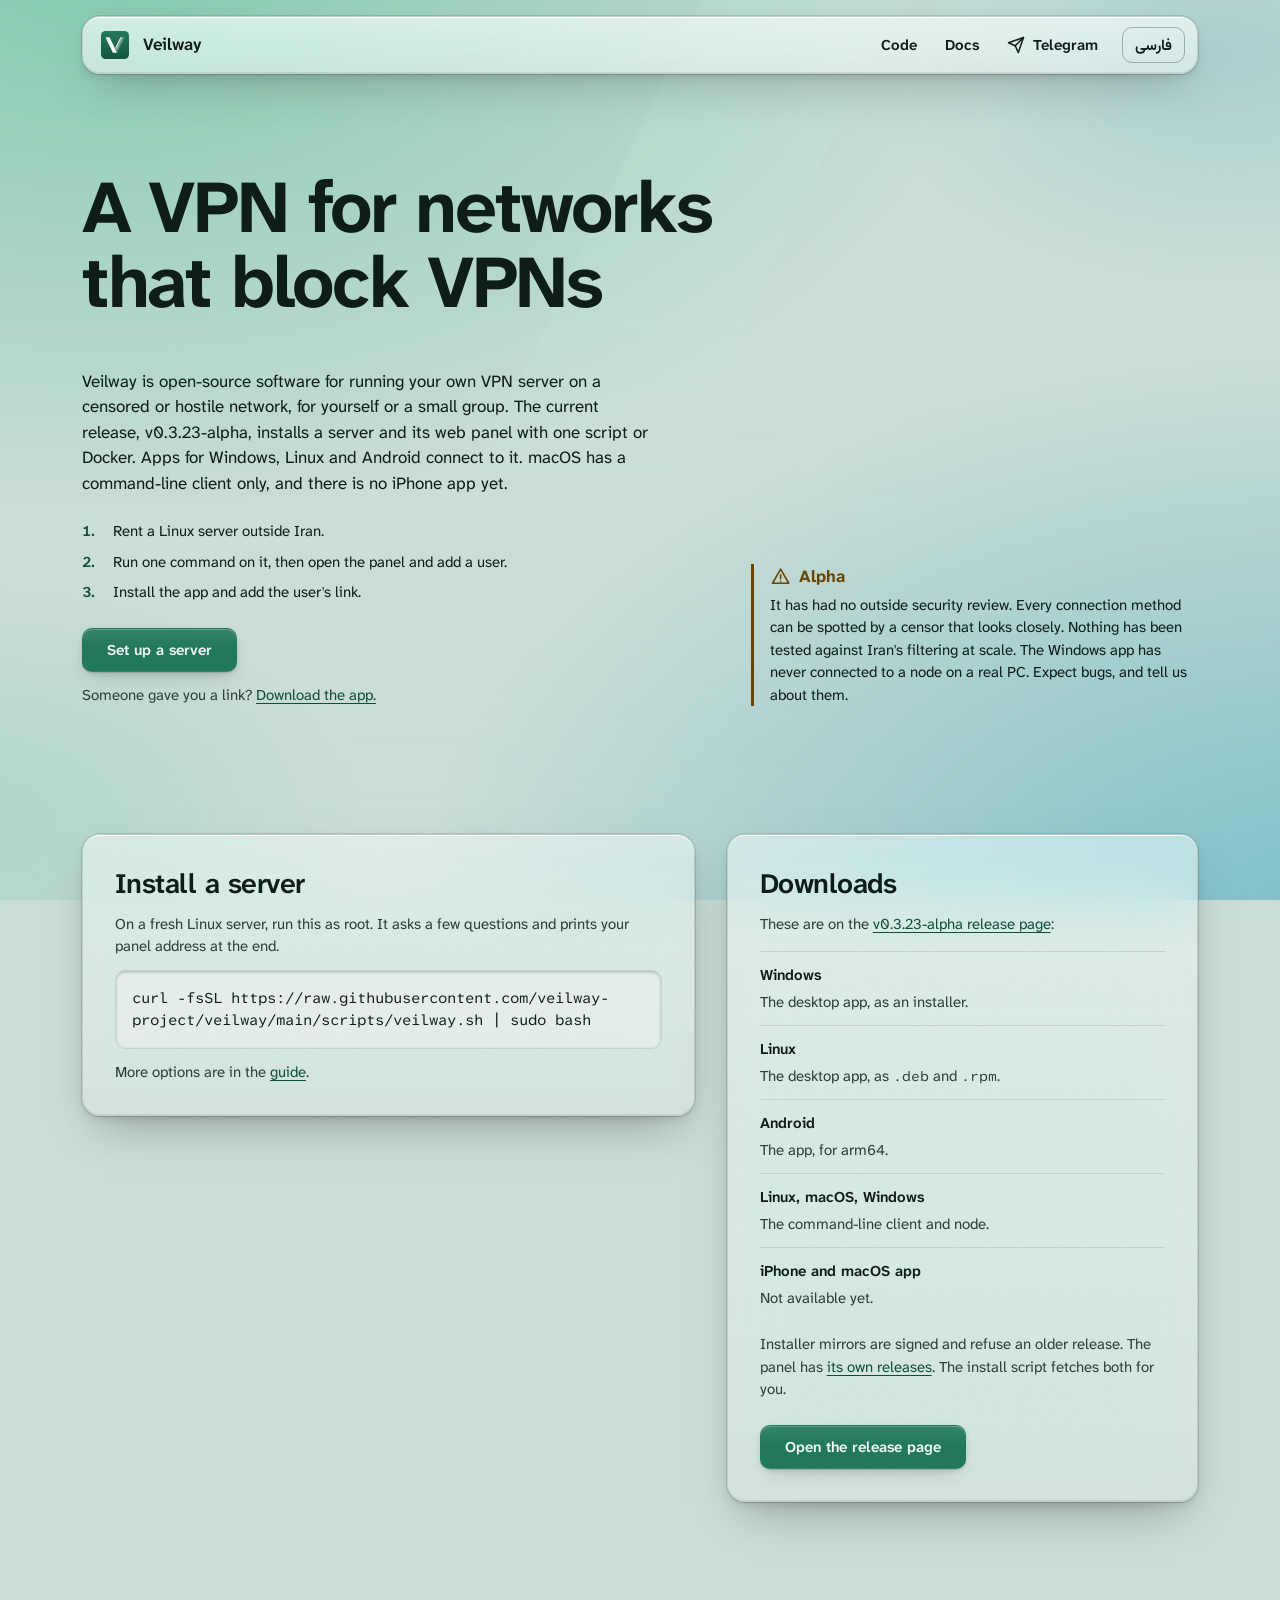
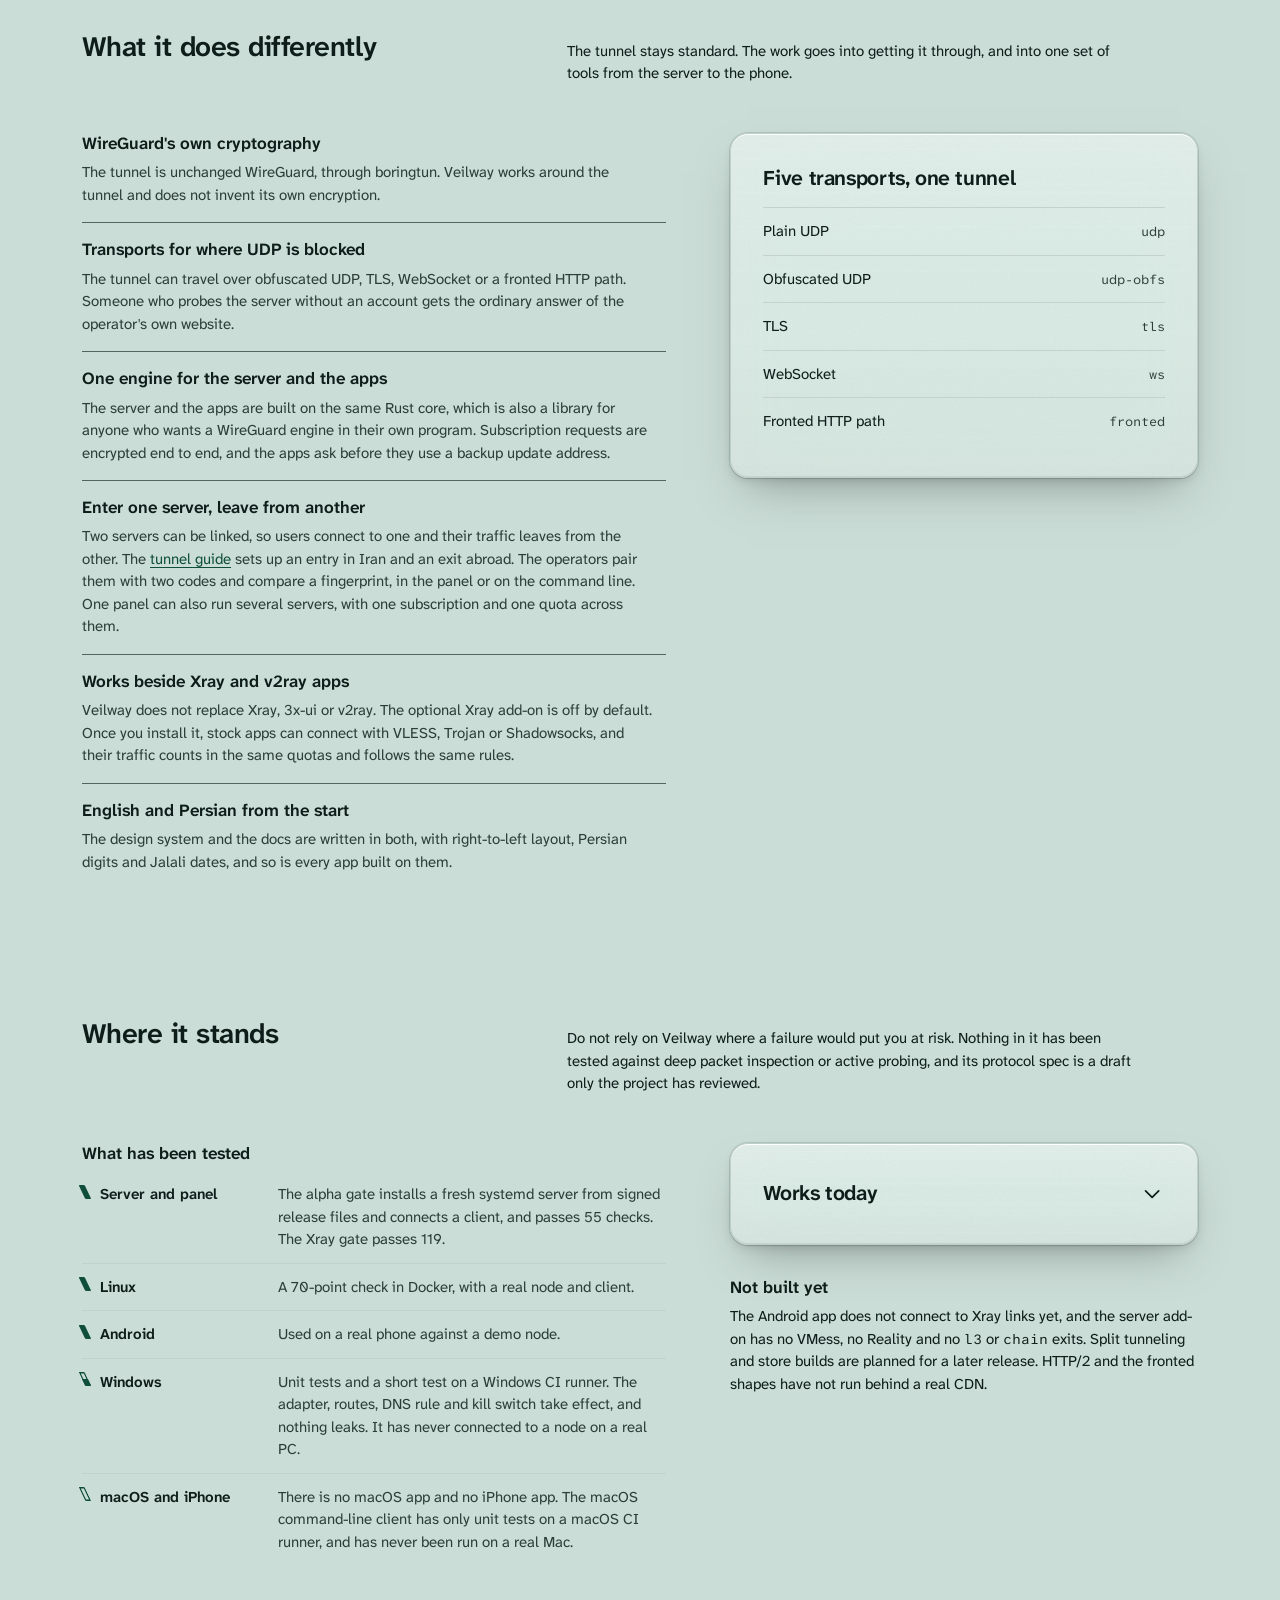
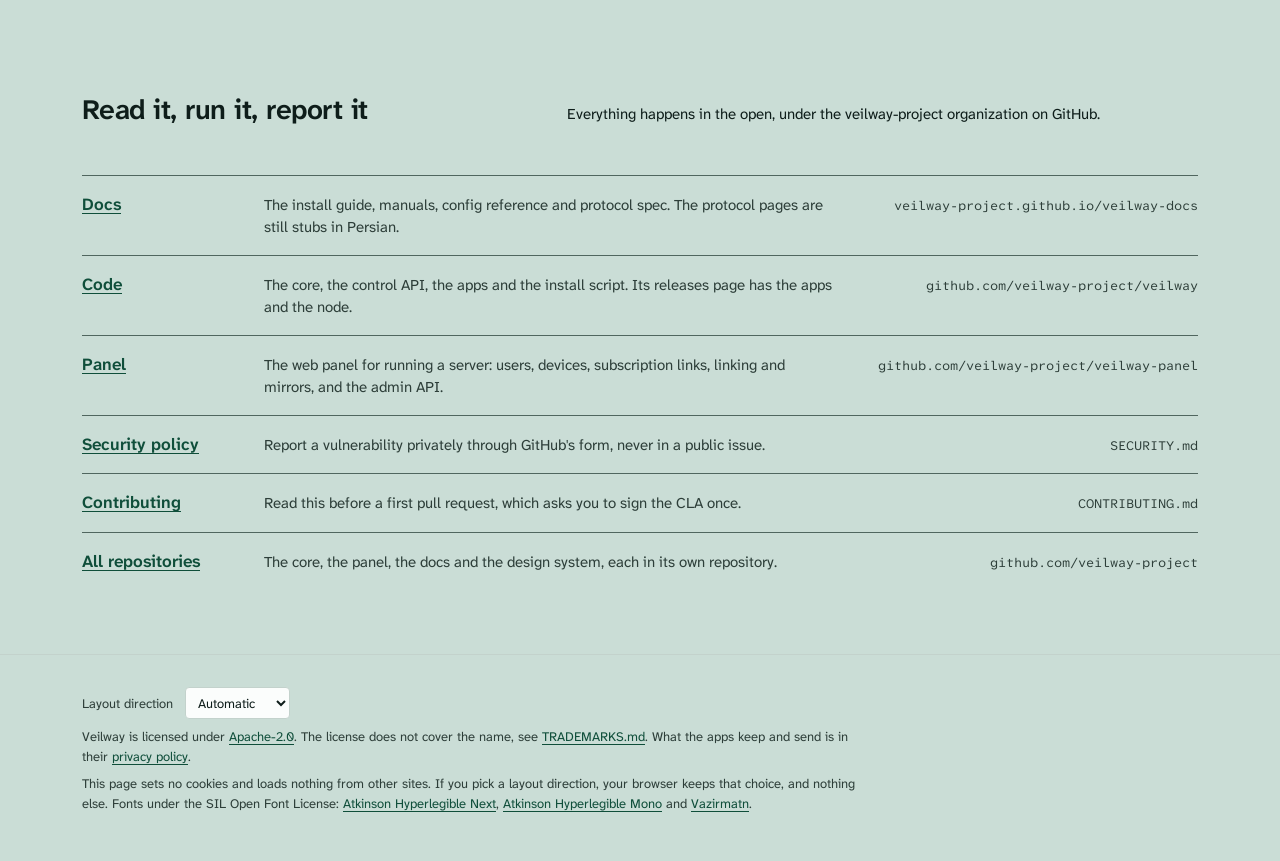
<file: index.html>
<!doctype html>
<html lang="en" dir="ltr">
<head>
<meta charset="utf-8">
<meta name="viewport" content="width=device-width, initial-scale=1">
<meta http-equiv="Content-Security-Policy" content="default-src 'none'; style-src 'self'; font-src 'self'; img-src 'self' data:; base-uri 'none'; form-action 'none'; script-src 'self'">
<meta name="referrer" content="no-referrer">
<title>Veilway</title>
<meta name="description" content="Veilway is open-source software for running your own VPN server on a censored or hostile network. The alpha runs a server with its web panel and connects from Windows, Linux and Android apps. Apache-2.0.">
<meta name="color-scheme" content="dark light">
<link rel="icon" href="img/icon.svg" type="image/svg+xml">
<link rel="apple-touch-icon" href="img/apple-touch-icon.png">
<link rel="canonical" href="https://veilway-project.github.io/">
<link rel="alternate" hreflang="en" href="https://veilway-project.github.io/">
<link rel="alternate" hreflang="fa" href="https://veilway-project.github.io/fa/">
<link rel="alternate" hreflang="x-default" href="https://veilway-project.github.io/">
<meta name="theme-color" content="#091c22" media="(prefers-color-scheme: dark)">
<meta name="theme-color" content="#caddd6" media="(prefers-color-scheme: light)">
<meta property="og:type" content="website">
<meta property="og:site_name" content="Veilway">
<meta property="og:title" content="Veilway: a VPN for networks that block VPNs">
<meta property="og:description" content="Veilway is open-source software for running your own VPN server on a censored or hostile network, for yourself or a small group.">
<meta property="og:url" content="https://veilway-project.github.io/">
<meta property="og:image" content="https://veilway-project.github.io/img/preview-2026-10-15-alpha.png">
<meta property="og:image:type" content="image/png">
<meta property="og:image:width" content="1200">
<meta property="og:image:height" content="630">
<meta property="og:image:alt" content="The Veilway logo above the words A VPN for networks that block VPNs, and a row of nine slanted strokes, seven of them filled">
<meta property="og:locale" content="en_US">
<meta property="og:locale:alternate" content="fa_IR">
<meta name="twitter:card" content="summary_large_image">
<meta name="twitter:title" content="Veilway: a VPN for networks that block VPNs">
<meta name="twitter:description" content="Veilway is open-source software for running your own VPN server on a censored or hostile network, for yourself or a small group.">
<meta name="twitter:image" content="https://veilway-project.github.io/img/preview-2026-10-15-alpha.png">
<meta name="twitter:image:alt" content="The Veilway logo above the words A VPN for networks that block VPNs, and a row of nine slanted strokes, seven of them filled">
<link rel="preload" href="fonts/atkinson-hyperlegible-next-latin-wght-normal.woff2" as="font" type="font/woff2" crossorigin>
<link rel="stylesheet" href="site.css">
<script src="dir.js"></script>
</head>
<body class="vw-root vw-backdrop" data-fixed>
<a class="skip" href="#main">Skip to content</a>
<header class="wrap head">
	<div class="top vw-glass" data-layer="chrome">
		<a class="brand" href="./"><img src="img/icon.svg" alt="" width="32" height="32">Veilway</a>
		<nav aria-label="Site">
			<ul>
				<li class="code-link"><a href="https://github.com/veilway-project/veilway">Code</a></li>
				<li><a href="https://veilway-project.github.io/veilway-docs/">Docs</a></li>
				<li><a class="tg" href="https://t.me/VeilwayGroup"><svg aria-hidden="true" width="18" height="18" viewBox="0 0 24 24" fill="none" stroke="currentColor" stroke-width="2" stroke-linecap="round" stroke-linejoin="round"><path d="M22 2 11 13"/><path d="M22 2 15 22l-4-9-9-4z"/></svg><span>Telegram</span></a></li>
				<li><a class="lang" href="fa/" hreflang="fa" lang="fa">فارسی</a></li>
			</ul>
		</nav>
	</div>
</header>
<main id="main">
	<section class="wrap hero" aria-labelledby="title">
		<h1 id="title">A VPN for networks that block VPNs</h1>
		<div class="hero-body">
			<div>
				<p class="lede">Veilway is open-source software for running your own VPN server on a censored or hostile network, for yourself or a small group. The current release, v0.3.23-alpha, installs a server and its web panel with one script or Docker. Apps for Windows, Linux and Android connect to it. macOS has a command-line client only, and there is no iPhone app yet.</p>
				<ol class="steps">
					<li>Rent a Linux server outside Iran.</li>
					<li>Run one command on it, then open the panel and add a user.</li>
					<li>Install the app and add the user's link.</li>
				</ol>
				<div class="actions">
					<a class="vw-button" data-variant="primary" href="https://veilway-project.github.io/veilway-docs/quick-start/">Set up a server</a>
				</div>
				<p class="have-link">Someone gave you a link? <a href="#apps">Download the app.</a></p>
			</div>
			<p class="caveat" role="note"><strong><svg class="vw-icon" viewBox="0 0 24 24" aria-hidden="true"><path d="M12 3.5 2.8 19.5h18.4z"/><path d="M12 10v4.5"/><path d="M12 17.2v.1"/></svg>Alpha</strong>It has had no outside security review. Every connection method can be spotted by a censor that looks closely. Nothing has been tested against Iran's filtering at scale. The Windows app has never connected to a node on a real PC. Expect bugs, and tell us about them.</p>
		</div>
	</section>
	<section class="section" aria-label="Two ways in">
		<div class="wrap ways">
			<div class="sheet vw-glass" id="install">
				<h2>Install a server</h2>
				<p>On a fresh Linux server, run this as root. It asks a few questions and prints your panel address at the end.</p>
				<div class="cmd vw-well"><code class="vw-code">curl -fsSL https://raw.githubusercontent.com/veilway-project/veilway/main/scripts/veilway.sh | sudo bash</code></div>
				<p>More options are in the <a href="https://veilway-project.github.io/veilway-docs/getting-started/">guide</a>.</p>
			</div>
			<div class="sheet vw-glass" id="apps">
				<h2>Downloads</h2>
				<p>These are on the <a href="https://github.com/veilway-project/veilway/releases/tag/v0.3.23-alpha">v0.3.23-alpha release page</a>:</p>
				<dl class="rows">
					<div><dt>Windows</dt><dd>The desktop app, as an installer.</dd></div>
					<div><dt>Linux</dt><dd>The desktop app, as <code class="vw-code">.deb</code> and <code class="vw-code">.rpm</code>.</dd></div>
					<div><dt>Android</dt><dd>The app, for arm64.</dd></div>
					<div><dt>Linux, macOS, Windows</dt><dd>The command-line client and node.</dd></div>
					<div><dt>iPhone and macOS app</dt><dd>Not available yet.</dd></div>
				</dl>
				<p>Installer mirrors are signed and refuse an older release. The panel has <a href="https://github.com/veilway-project/veilway-panel/releases">its own releases</a>. The install script fetches both for you.</p>
				<div class="actions"><a class="vw-button" data-variant="primary" href="https://github.com/veilway-project/veilway/releases/tag/v0.3.23-alpha">Open the release page</a></div>
			</div>
		</div>
	</section>
	<section class="section" aria-labelledby="different">
		<div class="wrap">
			<div class="intro">
				<h2 id="different">What it does differently</h2>
				<p>The tunnel stays standard. The work goes into getting it through, and into one set of tools from the server to the phone.</p>
			</div>
			<div class="diff">
				<ul class="points">
					<li>
						<h3>WireGuard's own cryptography</h3>
						<p>The tunnel is unchanged WireGuard, through boringtun. Veilway works around the tunnel and does not invent its own encryption.</p>
					</li>
					<li>
						<h3>Transports for where UDP is blocked</h3>
						<p>The tunnel can travel over obfuscated UDP, TLS, WebSocket or a fronted HTTP path. Someone who probes the server without an account gets the ordinary answer of the operator's own website.</p>
					</li>
					<li>
						<h3>One engine for the server and the apps</h3>
						<p>The server and the apps are built on the same Rust core, which is also a library for anyone who wants a WireGuard engine in their own program. Subscription requests are encrypted end to end, and the apps ask before they use a backup update address.</p>
					</li>
					<li>
						<h3>Enter one server, leave from another</h3>
						<p>Two servers can be linked, so users connect to one and their traffic leaves from the other. The <a href="https://veilway-project.github.io/veilway-docs/guides/entry-node/">tunnel guide</a> sets up an entry in Iran and an exit abroad. The operators pair them with two codes and compare a fingerprint, in the panel or on the command line. One panel can also run several servers, with one subscription and one quota across them.</p>
					</li>
					<li>
						<h3>Works beside Xray and v2ray apps</h3>
						<p>Veilway does not replace Xray, 3x-ui or v2ray. The optional Xray add-on is off by default. Once you install it, stock apps can connect with VLESS, Trojan or Shadowsocks, and their traffic counts in the same quotas and follows the same rules.</p>
					</li>
					<li>
						<h3>English and Persian from the start</h3>
						<p>The design system and the docs are written in both, with right-to-left layout, Persian digits and Jalali dates, and so is every app built on them.</p>
					</li>
				</ul>
				<div class="sheet vw-glass">
					<h3>Five transports, one tunnel</h3>
					<ul class="transports">
						<li><span>Plain UDP</span><span class="vw-code">udp</span></li>
						<li><span>Obfuscated UDP</span><span class="vw-code">udp-obfs</span></li>
						<li><span>TLS</span><span class="vw-code">tls</span></li>
						<li><span>WebSocket</span><span class="vw-code">ws</span></li>
						<li><span>Fronted HTTP path</span><span class="vw-code">fronted</span></li>
					</ul>
				</div>
			</div>
		</div>
	</section>
	<section class="section" aria-labelledby="status">
		<div class="wrap">
			<div class="intro">
				<h2 id="status">Where it stands</h2>
				<p>Do not rely on Veilway where a failure would put you at risk. Nothing in it has been tested against deep packet inspection or active probing, and its protocol spec is a draft only the project has reviewed.</p>
			</div>
			<div class="stand">
				<div>
					<h3>What has been tested</h3>
					<dl class="rows wide">
						<div class="state"><dt><span class="mark" aria-hidden="true"></span>Server and panel</dt><dd>The alpha gate installs a fresh systemd server from signed release files and connects a client, and passes 55 checks. The Xray gate passes 119.</dd></div>
						<div class="state"><dt><span class="mark" aria-hidden="true"></span>Linux</dt><dd>A 70-point check in Docker, with a real node and client.</dd></div>
						<div class="state"><dt><span class="mark" aria-hidden="true"></span>Android</dt><dd>Used on a real phone against a demo node.</dd></div>
						<div class="state" data-state="half"><dt><span class="mark" aria-hidden="true"></span>Windows</dt><dd>Unit tests and a short test on a Windows CI runner. The adapter, routes, DNS rule and kill switch take effect, and nothing leaks. It has never connected to a node on a real PC.</dd></div>
						<div class="state" data-state="none"><dt><span class="mark" aria-hidden="true"></span>macOS and iPhone</dt><dd>There is no macOS app and no iPhone app. The macOS command-line client has only unit tests on a macOS CI runner, and has never been run on a real Mac.</dd></div>
					</dl>
				</div>
				<div>
					<details class="sheet vw-glass">
						<summary>Works today<svg class="vw-icon" viewBox="0 0 24 24" aria-hidden="true"><path d="m6 9 6 6 6-6"/></svg></summary>
						<ul class="done-list">
							<li>A server that runs WireGuard for many users over five transports, with routing rules, quotas and config reload. Someone who probes it without an account gets the operator's own website.</li>
							<li>A web panel in English and Persian: users, devices, subscription links and QR codes, exits, routing, traffic history, backup and restore, and an admin API.</li>
							<li>Subscriptions that stay private on the way: requests and answers are encrypted end to end, so a relay mirror sees nothing of them.</li>
							<li>Desktop apps for Windows and Linux, and an Android app (arm64), in English and Persian. They import a subscription by link or file, connect with one button, and have a kill switch.</li>
							<li>Links between two servers, and an optional Xray add-on so stock apps can connect.</li>
						</ul>
						<p class="more">The rest is on the <a href="https://veilway-project.github.io/veilway-docs/alpha/">alpha page</a> of the docs.</p>
					</details>
					<div class="not-built">
						<h3>Not built yet</h3>
						<p>The Android app does not connect to Xray links yet, and the server add-on has no VMess, no Reality and no <code class="vw-code">l3</code> or <code class="vw-code">chain</code> exits. Split tunneling and store builds are planned for a later release. HTTP/2 and the fronted shapes have not run behind a real CDN.</p>
					</div>
				</div>
			</div>
		</div>
	</section>
	<section class="section" aria-labelledby="involved">
		<div class="wrap">
			<div class="intro">
				<h2 id="involved">Read it, run it, report it</h2>
				<p>Everything happens in the open, under the veilway-project organization on GitHub.</p>
			</div>
			<ul class="links">
				<li>
					<a href="https://veilway-project.github.io/veilway-docs/">Docs</a>
					<p>The install guide, manuals, config reference and protocol spec. The protocol pages are still stubs in Persian.</p>
					<span class="vw-code">veilway-project.github.io/<wbr>veilway-docs</span>
				</li>
				<li>
					<a href="https://github.com/veilway-project/veilway">Code</a>
					<p>The core, the control API, the apps and the install script. Its releases page has the apps and the node.</p>
					<span class="vw-code">github.com/veilway-project/veilway</span>
				</li>
				<li>
					<a href="https://github.com/veilway-project/veilway-panel">Panel</a>
					<p>The web panel for running a server: users, devices, subscription links, linking and mirrors, and the admin API.</p>
					<span class="vw-code">github.com/veilway-project/<wbr>veilway-panel</span>
				</li>
				<li>
					<a href="https://github.com/veilway-project/veilway/blob/main/SECURITY.md">Security policy</a>
					<p>Report a vulnerability privately through GitHub's form, never in a public issue.</p>
					<span class="vw-code">SECURITY.md</span>
				</li>
				<li>
					<a href="https://github.com/veilway-project/veilway/blob/main/CONTRIBUTING.md">Contributing</a>
					<p>Read this before a first pull request, which asks you to sign the CLA once.</p>
					<span class="vw-code">CONTRIBUTING.md</span>
				</li>
				<li>
					<a href="https://github.com/veilway-project">All repositories</a>
					<p>The core, the panel, the docs and the design system, each in its own repository.</p>
					<span class="vw-code">github.com/veilway-project</span>
				</li>
			</ul>
		</div>
	</section>
</main>
<footer class="foot">
	<div class="wrap">
		<p><label class="dir-pick">Layout direction <select id="dir-select"><option value="auto">Automatic</option><option value="ltr">Left to right</option><option value="rtl">Right to left</option></select></label></p>
		<p>Veilway is licensed under <a href="https://github.com/veilway-project/veilway/blob/main/LICENSE">Apache-2.0</a>. The license does not cover the name, see <a href="https://github.com/veilway-project/veilway/blob/main/TRADEMARKS.md">TRADEMARKS.md</a>. What the apps keep and send is in their <a href="https://veilway-project.github.io/veilway-docs/legal/app-privacy/">privacy policy</a>.</p>
		<p>This page sets no cookies and loads nothing from other sites. If you pick a layout direction, your browser keeps that choice, and nothing else. Fonts under the SIL Open Font License: <a href="fonts/OFL-atkinson-hyperlegible-next.txt">Atkinson Hyperlegible Next</a>, <a href="fonts/OFL-atkinson-hyperlegible-mono.txt">Atkinson Hyperlegible Mono</a> and <a href="fonts/OFL-vazirmatn.txt">Vazirmatn</a>.</p>
	</div>
</footer>
</body>
</html>
</file>
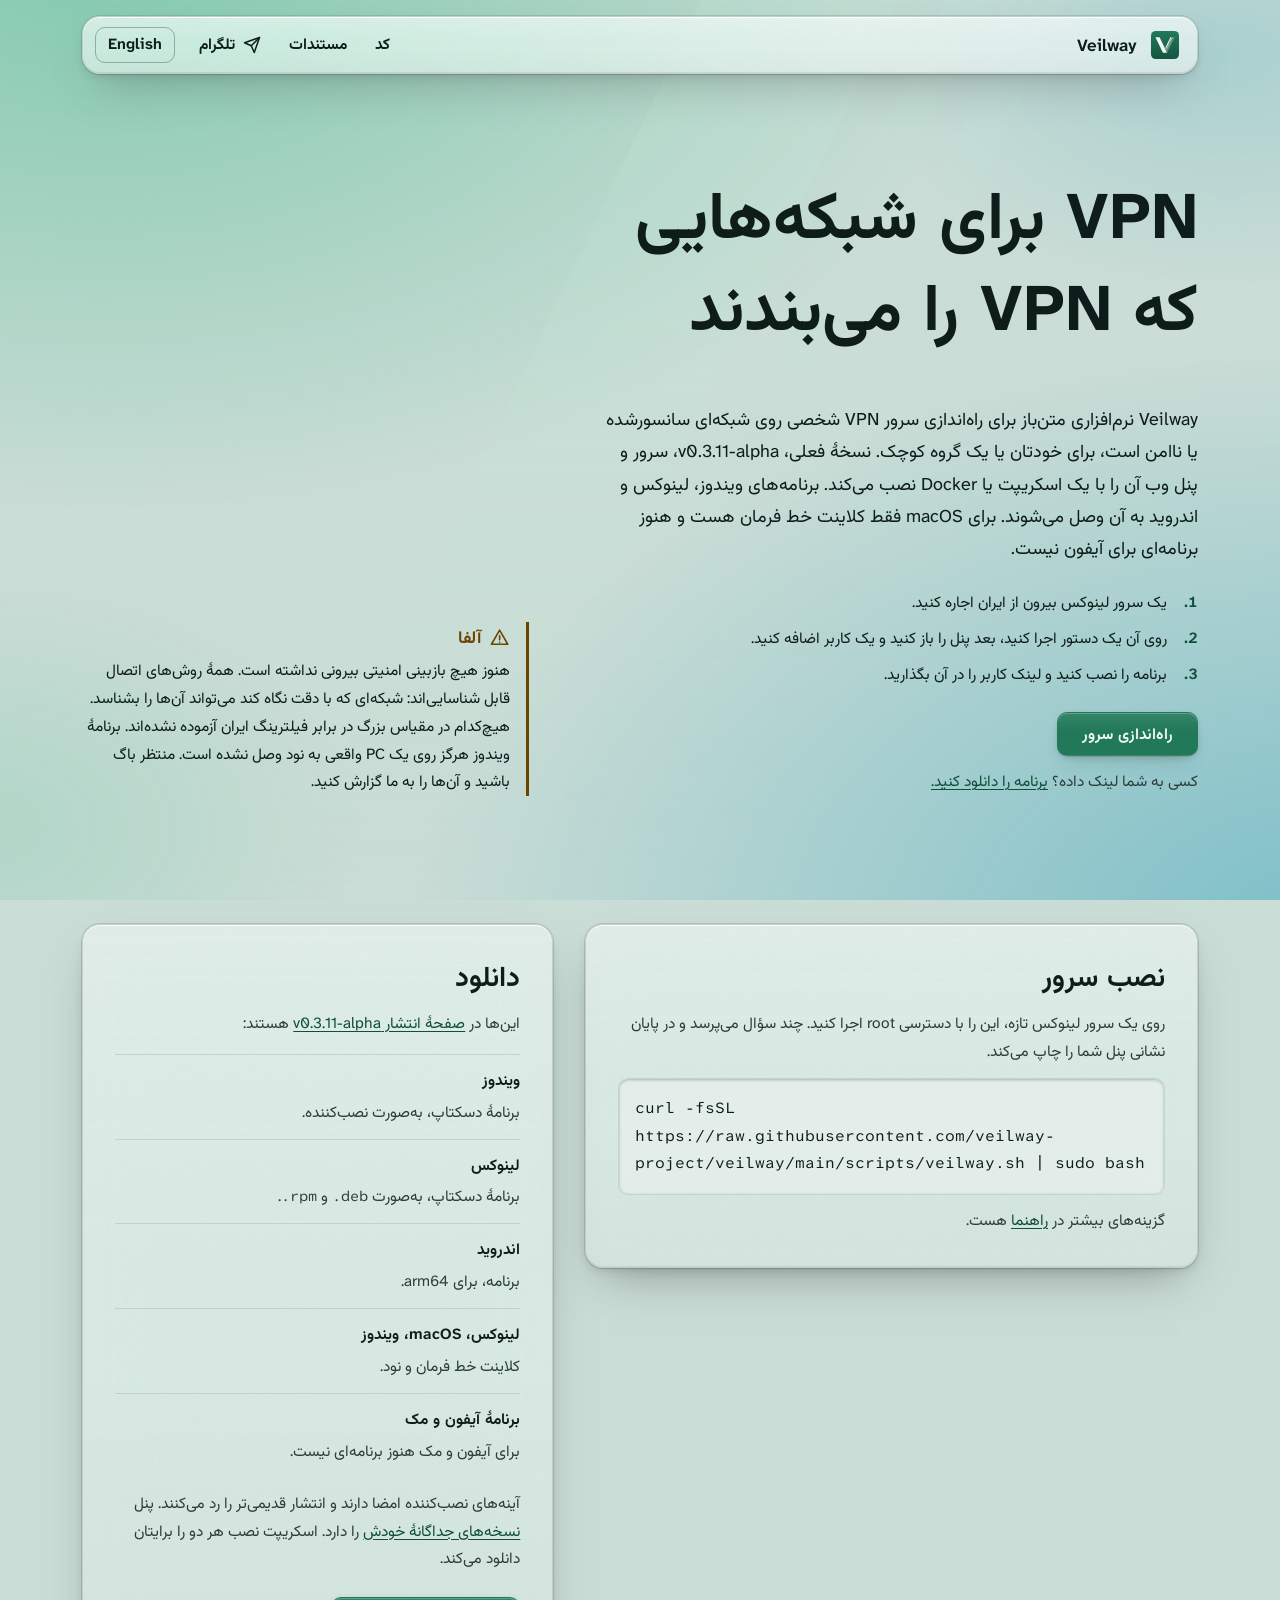
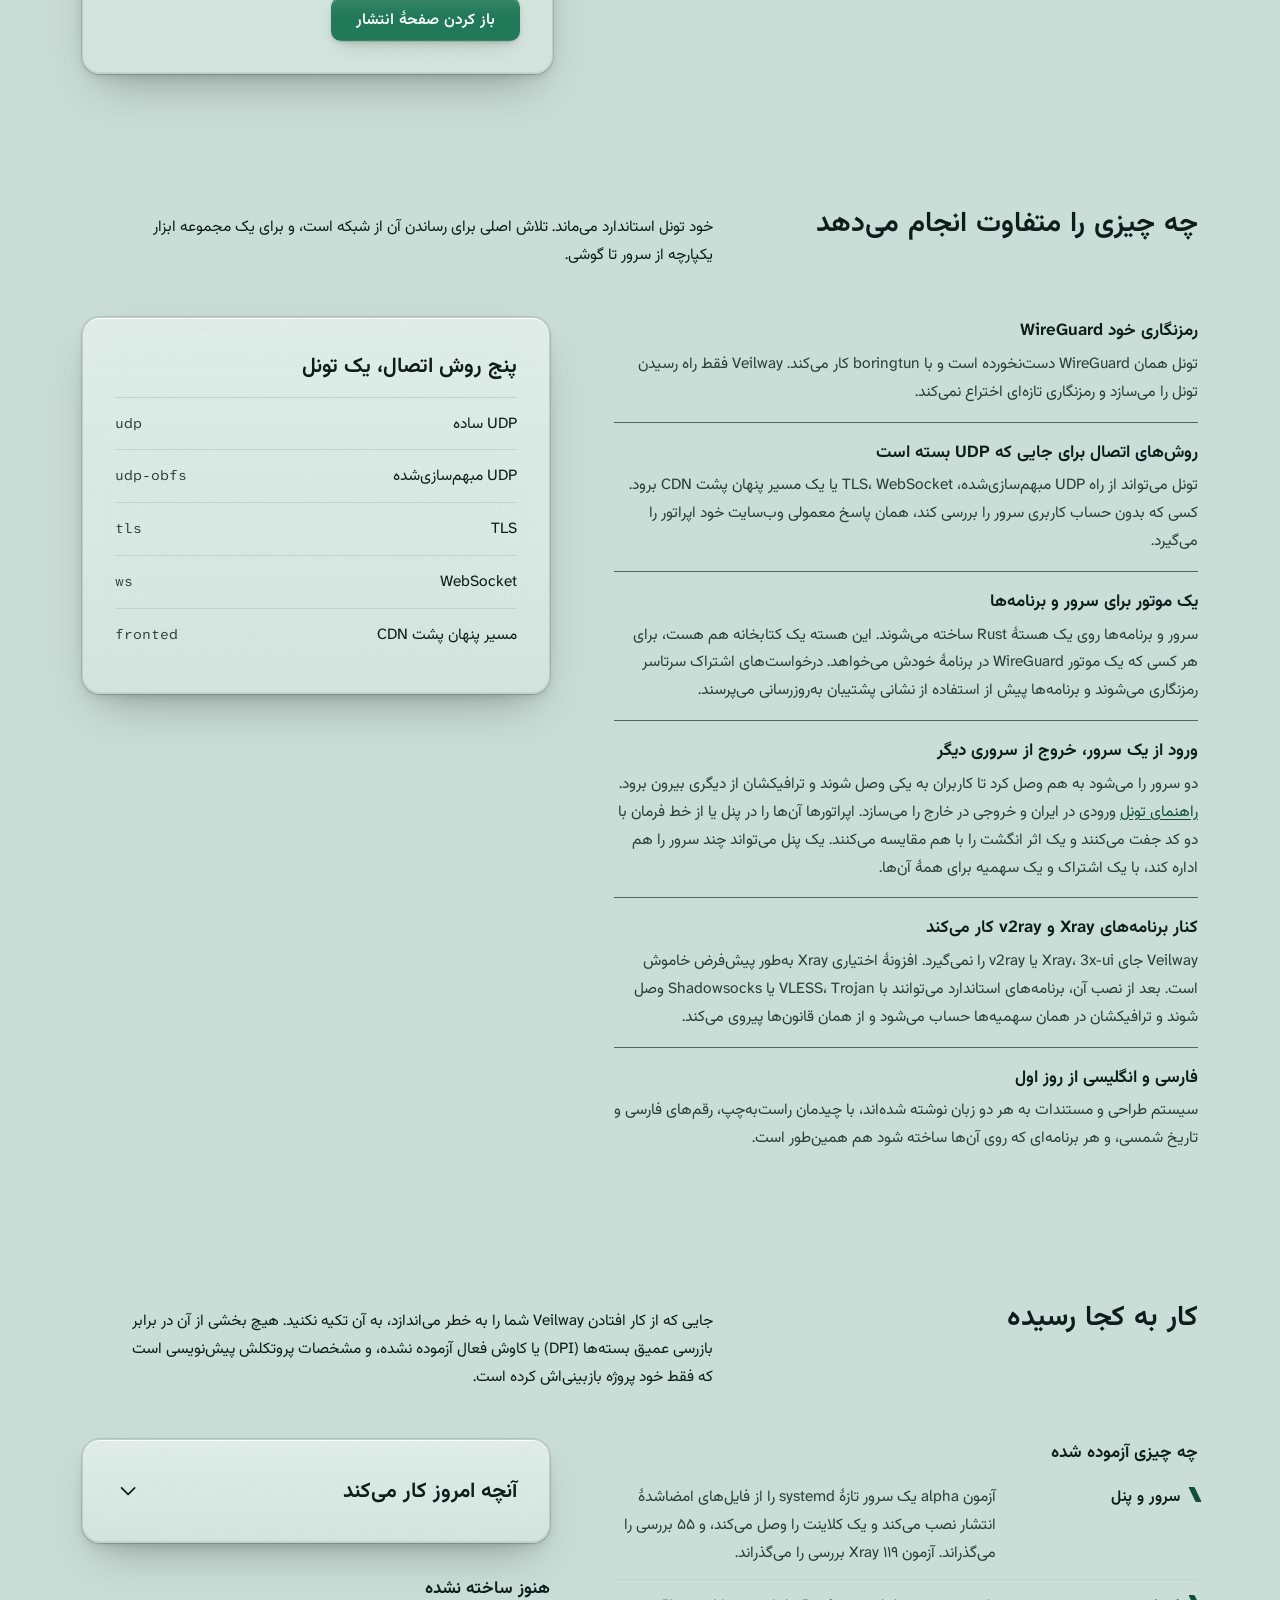
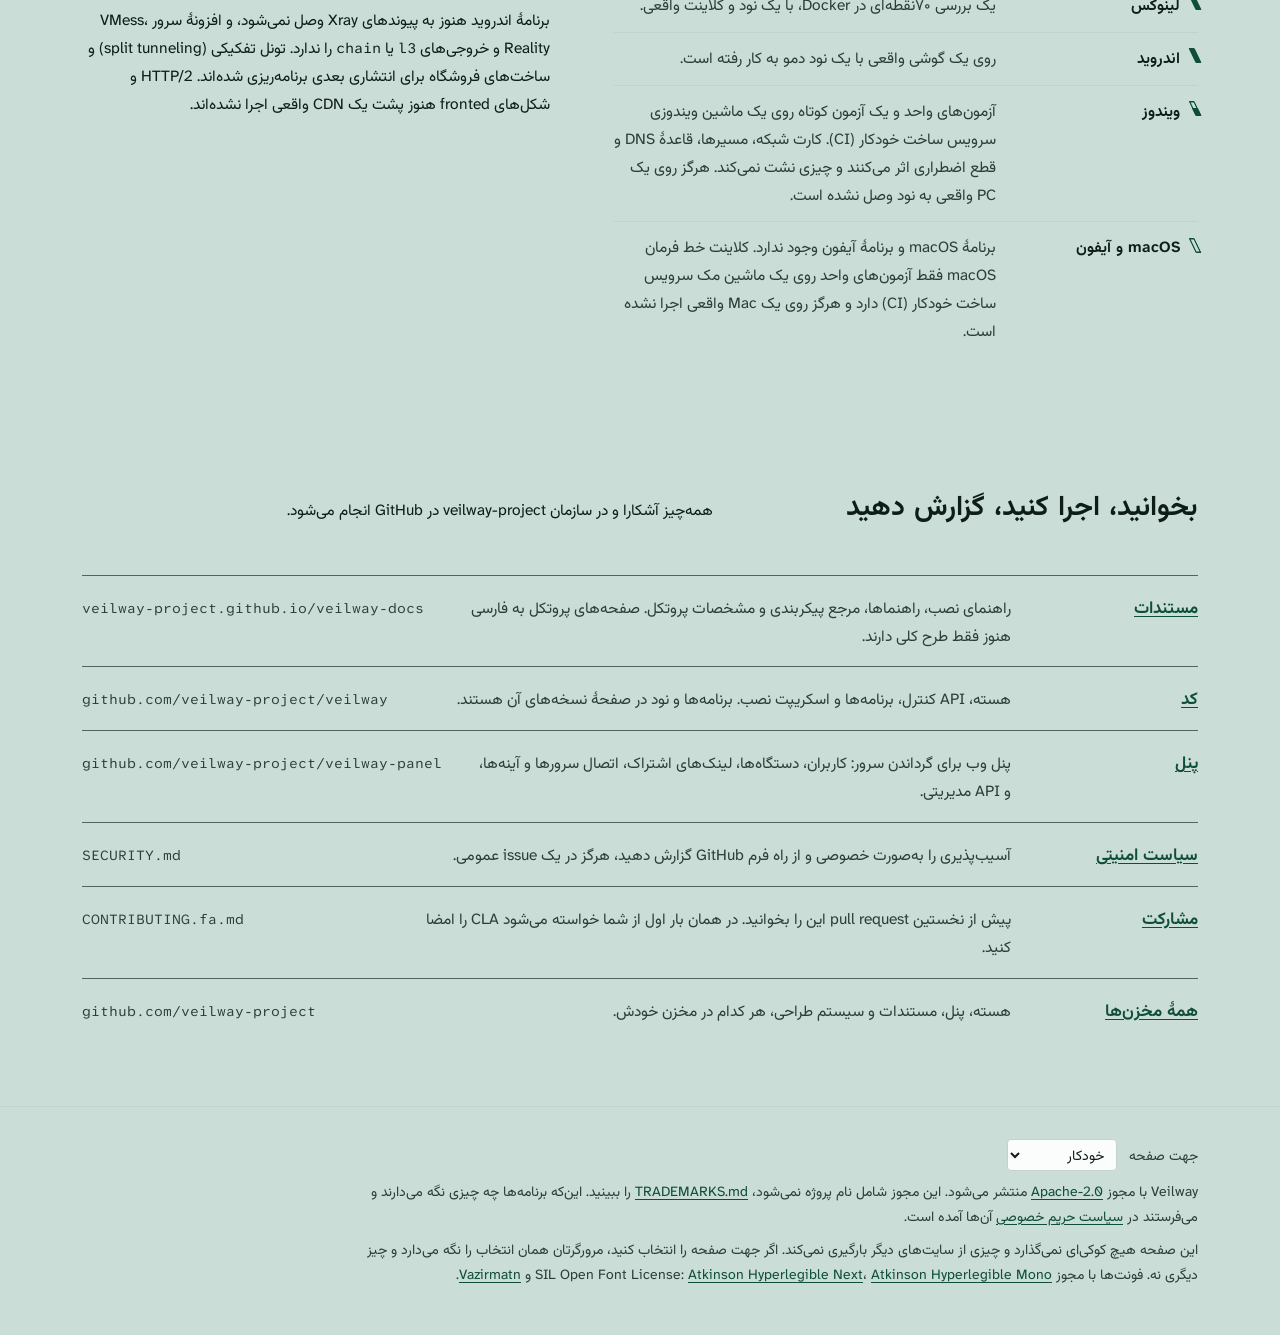
<file: fa/index.html>
<!doctype html>
<html lang="fa" dir="rtl">
<head>
<meta charset="utf-8">
<meta name="viewport" content="width=device-width, initial-scale=1">
<meta http-equiv="Content-Security-Policy" content="default-src 'none'; style-src 'self'; font-src 'self'; img-src 'self' data:; base-uri 'none'; form-action 'none'; script-src 'self'">
<meta name="referrer" content="no-referrer">
<title>Veilway</title>
<meta name="description" content="Veilway نرم‌افزاری متن‌باز برای راه‌اندازی سرور VPN شخصی روی شبکه‌های سانسورشده یا ناامن است. نسخهٔ آلفا یک سرور را با پنل وبش راه می‌اندازد و از لینوکس، macOS، ویندوز و اندروید به آن وصل می‌شود. با مجوز Apache-2.0.">
<meta name="color-scheme" content="dark light">
<link rel="icon" href="../img/icon.svg" type="image/svg+xml">
<link rel="apple-touch-icon" href="../img/apple-touch-icon.png">
<link rel="canonical" href="https://veilway-project.github.io/fa/">
<link rel="alternate" hreflang="en" href="https://veilway-project.github.io/">
<link rel="alternate" hreflang="fa" href="https://veilway-project.github.io/fa/">
<link rel="alternate" hreflang="x-default" href="https://veilway-project.github.io/">
<meta name="theme-color" content="#091c22" media="(prefers-color-scheme: dark)">
<meta name="theme-color" content="#caddd6" media="(prefers-color-scheme: light)">
<meta property="og:type" content="website">
<meta property="og:site_name" content="Veilway">
<meta property="og:title" content="Veilway: VPN برای شبکه‌هایی که VPN را می‌بندند">
<meta property="og:description" content="Veilway نرم‌افزاری متن‌باز برای راه‌اندازی سرور VPN شخصی روی شبکه‌ای سانسورشده یا ناامن است، برای خودتان یا یک گروه کوچک.">
<meta property="og:url" content="https://veilway-project.github.io/fa/">
<meta property="og:image" content="https://veilway-project.github.io/img/preview-fa-2026-10-15-alpha.png">
<meta property="og:image:type" content="image/png">
<meta property="og:image:width" content="1200">
<meta property="og:image:height" content="630">
<meta property="og:image:alt" content="نشان Veilway بالای عبارت «VPN برای شبکه‌هایی که VPN را می‌بندند» و ردیفی از نه خط مایل که هفت‌تای آن پر است">
<meta property="og:locale" content="fa_IR">
<meta property="og:locale:alternate" content="en_US">
<meta name="twitter:card" content="summary_large_image">
<meta name="twitter:title" content="Veilway: VPN برای شبکه‌هایی که VPN را می‌بندند">
<meta name="twitter:description" content="Veilway نرم‌افزاری متن‌باز برای راه‌اندازی سرور VPN شخصی روی شبکه‌ای سانسورشده یا ناامن است، برای خودتان یا یک گروه کوچک.">
<meta name="twitter:image" content="https://veilway-project.github.io/img/preview-fa-2026-10-15-alpha.png">
<meta name="twitter:image:alt" content="نشان Veilway بالای عبارت «VPN برای شبکه‌هایی که VPN را می‌بندند» و ردیفی از نه خط مایل که هفت‌تای آن پر است">
<link rel="preload" href="../fonts/vazirmatn-arabic-wght-normal.woff2" as="font" type="font/woff2" crossorigin>
<link rel="stylesheet" href="../site.css">
<script src="../dir.js"></script>
</head>
<body class="vw-root vw-backdrop" data-fixed>
<a class="skip" href="#main">رفتن به محتوا</a>
<header class="wrap head">
	<div class="top vw-glass" data-layer="chrome">
		<a class="brand" href="./"><img src="../img/icon.svg" alt="" width="32" height="32">Veilway</a>
		<nav aria-label="سایت">
			<ul>
				<li class="code-link"><a href="https://github.com/veilway-project/veilway">کد</a></li>
				<li><a href="https://veilway-project.github.io/veilway-docs/fa/">مستندات</a></li>
				<li><a class="tg" href="https://t.me/VeilwayGroup"><svg aria-hidden="true" width="18" height="18" viewBox="0 0 24 24" fill="none" stroke="currentColor" stroke-width="2" stroke-linecap="round" stroke-linejoin="round"><path d="M22 2 11 13"/><path d="M22 2 15 22l-4-9-9-4z"/></svg><span>تلگرام</span></a></li>
				<li><a class="lang" href="../" hreflang="en" lang="en">English</a></li>
			</ul>
		</nav>
	</div>
</header>
<main id="main">
	<section class="wrap hero" aria-labelledby="title">
		<h1 id="title">VPN برای شبکه‌هایی که VPN را می‌بندند</h1>
		<div class="hero-body">
			<div>
				<p class="lede">Veilway نرم‌افزاری متن‌باز برای راه‌اندازی سرور VPN شخصی روی شبکه‌ای سانسورشده یا ناامن است، برای خودتان یا یک گروه کوچک. نسخهٔ فعلی، <bdi dir="ltr">v0.3.11-alpha</bdi>، سرور و پنل وب آن را با یک اسکریپت یا Docker نصب می‌کند. برنامه‌های ویندوز، لینوکس و اندروید به آن وصل می‌شوند. برای macOS فقط کلاینت خط فرمان هست و هنوز برنامه‌ای برای آیفون نیست.</p>
				<ol class="steps">
					<li>یک سرور لینوکس بیرون از ایران اجاره کنید.</li>
					<li>روی آن یک دستور اجرا کنید، بعد پنل را باز کنید و یک کاربر اضافه کنید.</li>
					<li>برنامه را نصب کنید و لینک کاربر را در آن بگذارید.</li>
				</ol>
				<div class="actions">
					<a class="vw-button" data-variant="primary" href="https://veilway-project.github.io/veilway-docs/fa/quick-start/">راه‌اندازی سرور</a>
				</div>
				<p class="have-link">کسی به شما لینک داده؟ <a href="#apps">برنامه را دانلود کنید.</a></p>
			</div>
			<p class="caveat" role="note"><strong><svg class="vw-icon" viewBox="0 0 24 24" aria-hidden="true"><path d="M12 3.5 2.8 19.5h18.4z"/><path d="M12 10v4.5"/><path d="M12 17.2v.1"/></svg>آلفا</strong>هنوز هیچ بازبینی امنیتی بیرونی نداشته است. همهٔ روش‌های اتصال قابل شناسایی‌اند: شبکه‌ای که با دقت نگاه کند می‌تواند آن‌ها را بشناسد. هیچ‌کدام در مقیاس بزرگ در برابر فیلترینگ ایران آزموده نشده‌اند. برنامهٔ ویندوز هرگز روی یک PC واقعی به نود وصل نشده است. منتظر باگ باشید و آن‌ها را به ما گزارش کنید.</p>
		</div>
	</section>
	<section class="section" aria-label="دو راه برای شروع">
		<div class="wrap ways">
			<div class="sheet vw-glass" id="install">
				<h2>نصب سرور</h2>
				<p>روی یک سرور لینوکس تازه، این را با دسترسی root اجرا کنید. چند سؤال می‌پرسد و در پایان نشانی پنل شما را چاپ می‌کند.</p>
				<div class="cmd vw-well"><code class="vw-code">curl -fsSL https://raw.githubusercontent.com/veilway-project/veilway/main/scripts/veilway.sh | sudo bash</code></div>
				<p>گزینه‌های بیشتر در <a href="https://veilway-project.github.io/veilway-docs/fa/getting-started/">راهنما</a> هست.</p>
			</div>
			<div class="sheet vw-glass" id="apps">
				<h2>دانلود</h2>
				<p>این‌ها در <a href="https://github.com/veilway-project/veilway/releases/tag/v0.3.11-alpha">صفحهٔ انتشار v0.3.11-alpha</a> هستند:</p>
				<dl class="rows">
					<div><dt>ویندوز</dt><dd>برنامهٔ دسکتاپ، به‌صورت نصب‌کننده.</dd></div>
					<div><dt>لینوکس</dt><dd>برنامهٔ دسکتاپ، به‌صورت <code class="vw-code">.deb</code> و <code class="vw-code">.rpm</code>.</dd></div>
					<div><dt>اندروید</dt><dd>برنامه، برای arm64.</dd></div>
					<div><dt>لینوکس، macOS، ویندوز</dt><dd>کلاینت خط فرمان و نود.</dd></div>
					<div><dt>برنامهٔ آیفون و مک</dt><dd>برای آیفون و مک هنوز برنامه‌ای نیست.</dd></div>
				</dl>
				<p>آینه‌های نصب‌کننده امضا دارند و انتشار قدیمی‌تر را رد می‌کنند. پنل <a href="https://github.com/veilway-project/veilway-panel/releases">نسخه‌های جداگانهٔ خودش</a> را دارد. اسکریپت نصب هر دو را برایتان دانلود می‌کند.</p>
				<div class="actions"><a class="vw-button" data-variant="primary" href="https://github.com/veilway-project/veilway/releases/tag/v0.3.11-alpha">باز کردن صفحهٔ انتشار</a></div>
			</div>
		</div>
	</section>
	<section class="section" aria-labelledby="different">
		<div class="wrap">
			<div class="intro">
				<h2 id="different">چه چیزی را متفاوت انجام می‌دهد</h2>
				<p>خود تونل استاندارد می‌ماند. تلاش اصلی برای رساندن آن از شبکه است، و برای یک مجموعه ابزار یکپارچه از سرور تا گوشی.</p>
			</div>
			<div class="diff">
				<ul class="points">
					<li>
						<h3>رمزنگاری خود WireGuard</h3>
						<p>تونل همان WireGuard دست‌نخورده است و با boringtun کار می‌کند. Veilway فقط راه رسیدن تونل را می‌سازد و رمزنگاری تازه‌ای اختراع نمی‌کند.</p>
					</li>
					<li>
						<h3>روش‌های اتصال برای جایی که UDP بسته است</h3>
						<p>تونل می‌تواند از راه UDP مبهم‌سازی‌شده، TLS، WebSocket یا یک مسیر پنهان پشت CDN برود. کسی که بدون حساب کاربری سرور را بررسی کند، همان پاسخ معمولی وب‌سایت خود اپراتور را می‌گیرد.</p>
					</li>
					<li>
						<h3>یک موتور برای سرور و برنامه‌ها</h3>
						<p>سرور و برنامه‌ها روی یک هستهٔ Rust ساخته می‌شوند. این هسته یک کتابخانه هم هست، برای هر کسی که یک موتور WireGuard در برنامهٔ خودش می‌خواهد. درخواست‌های اشتراک سرتاسر رمزنگاری می‌شوند و برنامه‌ها پیش از استفاده از نشانی پشتیبان به‌روزرسانی می‌پرسند.</p>
					</li>
					<li>
						<h3>ورود از یک سرور، خروج از سروری دیگر</h3>
						<p>دو سرور را می‌شود به هم وصل کرد تا کاربران به یکی وصل شوند و ترافیکشان از دیگری بیرون برود. <a href="https://veilway-project.github.io/veilway-docs/fa/guides/entry-node/">راهنمای تونل</a> ورودی در ایران و خروجی در خارج را می‌سازد. اپراتورها آن‌ها را در پنل یا از خط فرمان با دو کد جفت می‌کنند و یک اثر انگشت را با هم مقایسه می‌کنند. یک پنل می‌تواند چند سرور را هم اداره کند، با یک اشتراک و یک سهمیه برای همهٔ آن‌ها.</p>
					</li>
					<li>
						<h3>کنار برنامه‌های Xray و v2ray کار می‌کند</h3>
						<p>Veilway جای Xray، 3x-ui یا v2ray را نمی‌گیرد. افزونهٔ اختیاری Xray به‌طور پیش‌فرض خاموش است. بعد از نصب آن، برنامه‌های استاندارد می‌توانند با VLESS، Trojan یا Shadowsocks وصل شوند و ترافیکشان در همان سهمیه‌ها حساب می‌شود و از همان قانون‌ها پیروی می‌کند.</p>
					</li>
					<li>
						<h3>فارسی و انگلیسی از روز اول</h3>
						<p>سیستم طراحی و مستندات به هر دو زبان نوشته شده‌اند، با چیدمان راست‌به‌چپ، رقم‌های فارسی و تاریخ شمسی، و هر برنامه‌ای که روی آن‌ها ساخته شود هم همین‌طور است.</p>
					</li>
				</ul>
				<div class="sheet vw-glass">
					<h3>پنج روش اتصال، یک تونل</h3>
					<ul class="transports">
						<li><span>UDP ساده</span><span class="vw-code">udp</span></li>
						<li><span>UDP مبهم‌سازی‌شده</span><span class="vw-code">udp-obfs</span></li>
						<li><span>TLS</span><span class="vw-code">tls</span></li>
						<li><span>WebSocket</span><span class="vw-code">ws</span></li>
						<li><span>مسیر پنهان پشت CDN</span><span class="vw-code">fronted</span></li>
					</ul>
				</div>
			</div>
		</div>
	</section>
	<section class="section" aria-labelledby="status">
		<div class="wrap">
			<div class="intro">
				<h2 id="status">کار به کجا رسیده</h2>
				<p>جایی که از کار افتادن Veilway شما را به خطر می‌اندازد، به آن تکیه نکنید. هیچ بخشی از آن در برابر بازرسی عمیق بسته‌ها (DPI) یا کاوش فعال آزموده نشده، و مشخصات پروتکلش پیش‌نویسی است که فقط خود پروژه بازبینی‌اش کرده است.</p>
			</div>
			<div class="stand">
				<div>
					<h3>چه چیزی آزموده شده</h3>
					<dl class="rows wide">
						<div class="state"><dt><span class="mark" aria-hidden="true"></span>سرور و پنل</dt><dd>آزمون alpha یک سرور تازهٔ systemd را از فایل‌های امضاشدهٔ انتشار نصب می‌کند و یک کلاینت را وصل می‌کند، و ۵۵ بررسی را می‌گذراند. آزمون Xray ۱۱۹ بررسی را می‌گذراند.</dd></div>
						<div class="state"><dt><span class="mark" aria-hidden="true"></span>لینوکس</dt><dd>یک بررسی ۷۰‌نقطه‌ای در Docker، با یک نود و کلاینت واقعی.</dd></div>
						<div class="state"><dt><span class="mark" aria-hidden="true"></span>اندروید</dt><dd>روی یک گوشی واقعی با یک نود دمو به کار رفته است.</dd></div>
						<div class="state" data-state="half"><dt><span class="mark" aria-hidden="true"></span>ویندوز</dt><dd>آزمون‌های واحد و یک آزمون کوتاه روی یک ماشین ویندوزی سرویس ساخت خودکار (CI). کارت شبکه، مسیرها، قاعدهٔ DNS و قطع اضطراری اثر می‌کنند و چیزی نشت نمی‌کند. هرگز روی یک PC واقعی به نود وصل نشده است.</dd></div>
						<div class="state" data-state="none"><dt><span class="mark" aria-hidden="true"></span>macOS و آیفون</dt><dd>برنامهٔ macOS و برنامهٔ آیفون وجود ندارد. کلاینت خط فرمان macOS فقط آزمون‌های واحد روی یک ماشین مک سرویس ساخت خودکار (CI) دارد و هرگز روی یک Mac واقعی اجرا نشده است.</dd></div>
					</dl>
				</div>
				<div>
					<details class="sheet vw-glass">
						<summary>آنچه امروز کار می‌کند<svg class="vw-icon" viewBox="0 0 24 24" aria-hidden="true"><path d="m6 9 6 6 6-6"/></svg></summary>
						<ul class="done-list">
							<li>سروری که WireGuard را برای کاربران زیادی روی پنج روش اتصال اجرا می‌کند، با قانون‌های مسیریابی، سهمیه و بارگذاری دوبارهٔ پیکربندی. کسی که بدون حساب کاربری سرور را کاوش کند، وب‌سایت خود اپراتور را می‌بیند.</li>
							<li>یک پنل وب به فارسی و انگلیسی: کاربران، دستگاه‌ها، لینک‌های اشتراک و کد QR، خروجی‌ها، مسیریابی، تاریخچهٔ ترافیک، پشتیبان‌گیری و بازیابی، و یک API مدیریتی.</li>
							<li>اشتراک‌هایی که در راه خصوصی می‌مانند: درخواست و پاسخ سرتاسر رمزنگاری می‌شوند، پس آینهٔ رله چیزی از آن‌ها نمی‌بیند.</li>
							<li>برنامه‌های دسکتاپ برای ویندوز و لینوکس و یک برنامهٔ اندروید (arm64)، به فارسی و انگلیسی. اشتراک را با لینک یا فایل وارد می‌کنند، با یک دکمه وصل می‌شوند و قطع اضطراری دارند.</li>
							<li>اتصال دو سرور به هم، و یک افزونهٔ اختیاری Xray تا برنامه‌های استاندارد بتوانند وصل شوند.</li>
						</ul>
						<p class="more">بقیه در <a href="https://veilway-project.github.io/veilway-docs/fa/alpha/">صفحهٔ آلفا</a> در مستندات هست.</p>
					</details>
					<div class="not-built">
						<h3>هنوز ساخته نشده</h3>
						<p>برنامهٔ اندروید هنوز به پیوندهای Xray وصل نمی‌شود، و افزونهٔ سرور VMess، Reality و خروجی‌های <bdi dir="ltr"><code class="vw-code">l3</code></bdi> یا <bdi dir="ltr"><code class="vw-code">chain</code></bdi> را ندارد. تونل تفکیکی (split tunneling) و ساخت‌های فروشگاه برای انتشاری بعدی برنامه‌ریزی شده‌اند. HTTP/2 و شکل‌های fronted هنوز پشت یک CDN واقعی اجرا نشده‌اند.</p>
					</div>
				</div>
			</div>
		</div>
	</section>
	<section class="section" aria-labelledby="involved">
		<div class="wrap">
			<div class="intro">
				<h2 id="involved">بخوانید، اجرا کنید، گزارش دهید</h2>
				<p>همه‌چیز آشکارا و در سازمان veilway-project در GitHub انجام می‌شود.</p>
			</div>
			<ul class="links">
		<li>
			<a href="https://veilway-project.github.io/veilway-docs/fa/">مستندات</a>
			<p>راهنمای نصب، راهنماها، مرجع پیکربندی و مشخصات پروتکل. صفحه‌های پروتکل به فارسی هنوز فقط طرح کلی دارند.</p>
			<span class="vw-code">veilway-project.github.io/<wbr>veilway-docs</span>
		</li>
		<li>
			<a href="https://github.com/veilway-project/veilway">کد</a>
			<p>هسته، API کنترل، برنامه‌ها و اسکریپت نصب. برنامه‌ها و نود در صفحهٔ نسخه‌های آن هستند.</p>
			<span class="vw-code">github.com/veilway-project/veilway</span>
		</li>
		<li>
			<a href="https://github.com/veilway-project/veilway-panel">پنل</a>
			<p>پنل وب برای گرداندن سرور: کاربران، دستگاه‌ها، لینک‌های اشتراک، اتصال سرورها و آینه‌ها، و API مدیریتی.</p>
			<span class="vw-code">github.com/veilway-project/<wbr>veilway-panel</span>
		</li>
		<li>
			<a href="https://github.com/veilway-project/veilway/blob/main/SECURITY.md">سیاست امنیتی</a>
			<p>آسیب‌پذیری را به‌صورت خصوصی و از راه فرم GitHub گزارش دهید، هرگز در یک issue عمومی.</p>
			<span class="vw-code">SECURITY.md</span>
		</li>
		<li>
			<a href="https://github.com/veilway-project/veilway/blob/main/CONTRIBUTING.fa.md">مشارکت</a>
			<p>پیش از نخستین pull request این را بخوانید. در همان بار اول از شما خواسته می‌شود CLA را امضا کنید.</p>
			<span class="vw-code">CONTRIBUTING.fa.md</span>
		</li>
		<li>
			<a href="https://github.com/veilway-project">همهٔ مخزن‌ها</a>
			<p>هسته، پنل، مستندات و سیستم طراحی، هر کدام در مخزن خودش.</p>
			<span class="vw-code">github.com/veilway-project</span>
		</li>
			</ul>
		</div>
	</section>
</main>
<footer class="foot">
	<div class="wrap">
		<p><label class="dir-pick">جهت صفحه <select id="dir-select"><option value="auto">خودکار</option><option value="ltr">چپ به راست</option><option value="rtl">راست به چپ</option></select></label></p>
		<p>Veilway با مجوز <a href="https://github.com/veilway-project/veilway/blob/main/LICENSE">Apache-2.0</a> منتشر می‌شود. این مجوز شامل نام پروژه نمی‌شود، <a href="https://github.com/veilway-project/veilway/blob/main/TRADEMARKS.md">TRADEMARKS.md</a> را ببینید. این‌که برنامه‌ها چه چیزی نگه می‌دارند و می‌فرستند در <a href="https://veilway-project.github.io/veilway-docs/fa/legal/app-privacy/">سیاست حریم خصوصی</a> آن‌ها آمده است.</p>
		<p>این صفحه هیچ کوکی‌ای نمی‌گذارد و چیزی از سایت‌های دیگر بارگیری نمی‌کند. اگر جهت صفحه را انتخاب کنید، مرورگرتان همان انتخاب را نگه می‌دارد و چیز دیگری نه. فونت‌ها با مجوز SIL Open Font License: <a href="../fonts/OFL-atkinson-hyperlegible-next.txt">Atkinson Hyperlegible Next</a>، <a href="../fonts/OFL-atkinson-hyperlegible-mono.txt">Atkinson Hyperlegible Mono</a> و <a href="../fonts/OFL-vazirmatn.txt">Vazirmatn</a>.</p>
	</div>
</footer>
</body>
</html>
</file>
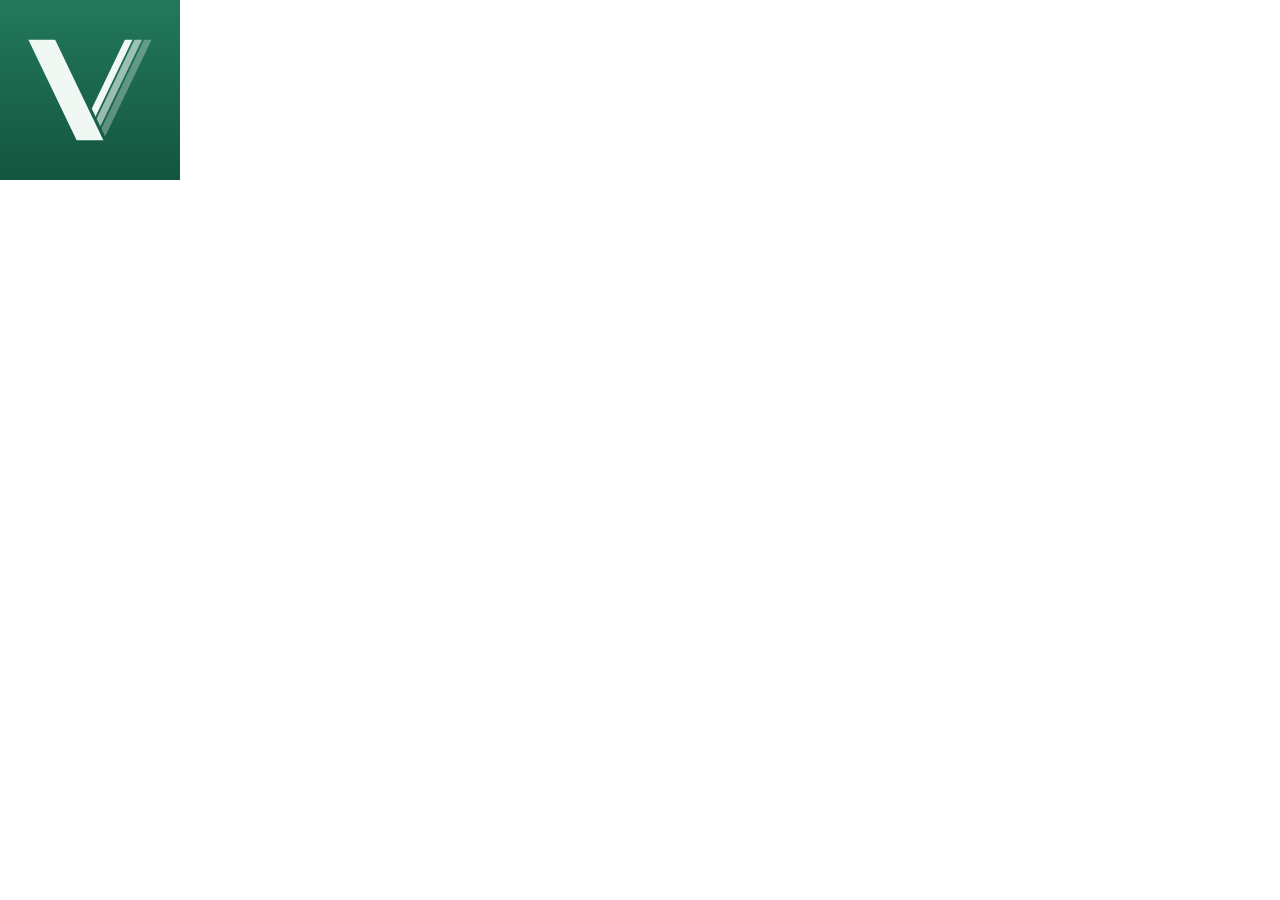
<file: preview-src/touch.html>
<!doctype html>
<html><head><meta charset="utf-8"><style>*{margin:0}html,body{width:180px;height:180px;overflow:hidden}svg{display:block}</style></head>
<body><svg xmlns="http://www.w3.org/2000/svg" viewBox="64 64 896 896" width="180" height="180">
<defs><linearGradient id="tile" x1="0" y1="0" x2="0" y2="1"><stop offset="0" stop-color="#22795A"/><stop offset="1" stop-color="#145540"/></linearGradient><clipPath id="band"><rect x="0" y="262" width="1024" height="500"/></clipPath><mask id="behind" maskUnits="userSpaceOnUse" x="0" y="0" width="1024" height="1024"><rect width="1024" height="1024" fill="#fff"/><path d="M242.2 200L543.7 828" stroke="#000" stroke-width="152"/></mask></defs>
<rect x="64" y="64" width="896" height="896" fill="url(#tile)"/>
<g clip-path="url(#band)" fill="none" stroke="#F1F8F4" stroke-linecap="butt"><g mask="url(#behind)"><path d="M734.1 200L432.6 828" stroke-width="34"/><path d="M781.8 200L480.3 828" stroke-width="34" stroke-opacity="0.6"/><path d="M829.5 200L528 828" stroke-width="34" stroke-opacity="0.32"/></g><path d="M242.2 200L543.7 828" stroke-width="120"/></g>
</svg></body></html>
</file>
<file: site.css>
/* Fonts, self-hosted. Licenses are next to the files (SIL Open Font License 1.1). Latin from Atkinson Hyperlegible, Persian from Vazirmatn. */
@font-face { font-family: "Atkinson Hyperlegible Next Variable"; font-style: normal; font-display: swap; font-weight: 200 800; src: url("fonts/atkinson-hyperlegible-next-latin-wght-normal.woff2") format("woff2-variations"); unicode-range: U+0000-00FF, U+0131, U+0152-0153, U+02BB-02BC, U+02C6, U+02DA, U+02DC, U+0304, U+0308, U+0329, U+2000-206F, U+20AC, U+2122, U+2191, U+2193, U+2212, U+2215, U+FEFF, U+FFFD; }
@font-face { font-family: "Atkinson Hyperlegible Mono Variable"; font-style: normal; font-display: swap; font-weight: 200 800; src: url("fonts/atkinson-hyperlegible-mono-latin-wght-normal.woff2") format("woff2-variations"); unicode-range: U+0000-00FF, U+0131, U+0152-0153, U+02BB-02BC, U+02C6, U+02DA, U+02DC, U+0304, U+0308, U+0329, U+2000-206F, U+20AC, U+2122, U+2191, U+2193, U+2212, U+2215, U+FEFF, U+FFFD; }
@font-face { font-family: "Vazirmatn Variable"; font-style: normal; font-display: swap; font-weight: 100 900; src: url("fonts/vazirmatn-arabic-wght-normal.woff2") format("woff2-variations"); unicode-range: U+0600-06FF, U+0750-077F, U+0870-088E, U+0890-0891, U+0897-08E1, U+08E3-08FF, U+200C-200E, U+2010-2011, U+204F, U+2E41, U+FB50-FDFF, U+FE70-FE74, U+FE76-FEFC; }
/* From the Veilway design system (veilway-ui, packages/ui/src/styles): tokens, both color schemes, the glass material and the base type. Keep in step with it by hand. */
/* Everything that is not a colour. Themes never touch this file: a theme only replaces the --c-* and --glass-* values in colors.css. */
:root {
	/* Latin letters and digits resolve to Atkinson Hyperlegible, Persian to Vazirmatn, in one stack for both languages, so mixed lines (a Persian label next to an address) look the same everywhere. */
	--font-sans: "Atkinson Hyperlegible Next Variable", "Vazirmatn Variable", system-ui, sans-serif;
	--font-mono: "Atkinson Hyperlegible Mono Variable", "Vazirmatn Variable", ui-monospace, monospace;
	--text-1: 0.75rem;
	--text-2: 0.8125rem;
	--text-3: 0.9375rem;
	--text-4: 1.0625rem;
	--text-5: 1.3125rem;
	--text-6: 1.75rem;
	--text-7: 2.5rem;
	--leading: 1.5;
	--leading-tight: 1.2;
	--weight-regular: 400;
	--weight-strong: 620;
	--weight-display: 680;
	--tracking-display: -0.018em;
	--s-1: 4px;
	--s-2: 8px;
	--s-3: 12px;
	--s-4: 16px;
	--s-5: 24px;
	--s-6: 32px;
	--s-7: 48px;
	--s-8: 64px;
	/* Three radii, nested: a control inside a surface inside a window. Nothing is ever fully rounded. */
	--r-1: 4px;
	--r-2: 10px;
	--r-3: 18px;
	--control-h: 36px;
	--dur-1: 110ms;
	--dur-2: 180ms;
	--dur-3: 280ms;
	/* The one slow duration: the light behind the glass coming up or going down with the connection. */
	--dur-4: 620ms;
	--ease: cubic-bezier(0.2, 0.7, 0.2, 1);
	/* The slant of the stroke in the app icon, used for the backdrop bands, the selected mark in navigation and the connect key. */
	--slant: 25.6deg;
}
/* Persian has no capitals to lean on and taller marks above and below the line: one step larger at small sizes, more leading, never any tracking. */
:lang(fa) {
	--text-1: 0.8125rem;
	--text-2: 0.875rem;
	--text-3: 0.96875rem;
	--leading: 1.8;
	--leading-tight: 1.45;
	--weight-strong: 650;
	--weight-display: 700;
	--tracking-display: 0;
}
@media (pointer: coarse) {
	:root { --control-h: 44px; }
}
:root, [data-scheme] {
	--shadow-ink: color-mix(in srgb, var(--c-bg) var(--shadow-ink-bg), black);
	/* One light from above, in three parts: a crisp contact line, a short mid shadow and a wide ambient one that grows with the height of the layer. */
	--shadow-1: 0 1px 1px color-mix(in srgb, var(--shadow-ink) 18%, transparent), 0 2px 6px -1px color-mix(in srgb, var(--shadow-ink) 20%, transparent), 0 10px 20px -10px color-mix(in srgb, var(--shadow-ink) 32%, transparent);
	--shadow-2: 0 1px 1px color-mix(in srgb, var(--shadow-ink) 18%, transparent), 0 4px 10px -2px color-mix(in srgb, var(--shadow-ink) 20%, transparent), 0 22px 44px -18px color-mix(in srgb, var(--shadow-ink) 50%, transparent);
	--shadow-3: 0 1px 2px color-mix(in srgb, var(--shadow-ink) 20%, transparent), 0 8px 20px -6px color-mix(in srgb, var(--shadow-ink) 26%, transparent), 0 32px 64px -20px color-mix(in srgb, var(--shadow-ink) 64%, transparent);
	--shadow-4: 0 2px 4px color-mix(in srgb, var(--shadow-ink) 22%, transparent), 0 12px 28px -8px color-mix(in srgb, var(--shadow-ink) 30%, transparent), 0 52px 110px -24px color-mix(in srgb, var(--shadow-ink) 80%, transparent);
	--wash-info: color-mix(in srgb, var(--c-info) var(--wash-strength), var(--c-surface));
	--wash-success: color-mix(in srgb, var(--c-success) var(--wash-strength), var(--c-surface));
	--wash-warning: color-mix(in srgb, var(--c-warning) var(--wash-strength), var(--c-surface));
	--wash-danger: color-mix(in srgb, var(--c-danger) var(--wash-strength), var(--c-surface));
	/* Hover and pressed fills. They sit under primary text only, which has contrast to spare. */
	--hover: color-mix(in srgb, var(--c-text) 7%, transparent);
	--pressed: color-mix(in srgb, var(--c-text) 12%, transparent);
}
@media (prefers-reduced-motion: reduce) {
	:root:not([data-motion="full"]) { --dur-1: 0.01ms; --dur-2: 0.01ms; --dur-3: 0.01ms; --dur-4: 0.01ms; }
}
[data-motion="reduced"] { --dur-1: 0.01ms; --dur-2: 0.01ms; --dur-3: 0.01ms; --dur-4: 0.01ms; }
:root {
	--wash-strength: 14%;
	--glow-1: 80%;
	--glow-2: 80%;
	--shaft: 20%;
	--shaft-white: 60%;
	--sheen: 6%;
	--shade: 5%;
	--well: 55%;
	--scrim: 50%;
	--shadow-ink-bg: 35%;
	--glass-saturate: 1.5;
}
:root, [data-scheme="dark"] {
	color-scheme: dark;
	--c-bg: #091c22;
	--c-field-1: #1a6652;
	--c-field-2: #283b88;
	--c-surface: #11282e;
	--c-sunken: #06161a;
	--c-text: #f0f7f4;
	--c-text-muted: #d3e2dd;
	--c-line: #274447;
	--c-line-strong: #a2bbb6;
	--c-accent: #22795a;
	--c-on-accent: #f1f8f4;
	--c-accent-ink: #9ae6c5;
	--c-info: #b7cbfc;
	--c-success: #9ae6c5;
	--c-warning: #f2cc78;
	--c-danger: #ffa086;
	--c-chart-1: #3ba87d;
	--c-chart-2: #6e8ce2;
	--c-focus: #c6d5ff;
	--glass-tint: 0.36;
	--glass-tint-float: 0.6;
	--glass-tint-thick: 0.76;
	--glass-blur: 28px;
}
@media (prefers-color-scheme: light) {
	:root:not([data-scheme]) {
		color-scheme: light;
		--c-bg: #caddd6;
		--c-field-1: #6fc4a4;
		--c-field-2: #67b6c4;
		--c-surface: #fbfdfc;
		--c-sunken: #edf3f0;
		--c-text: #0e1d1a;
		--c-text-muted: #2d3e39;
		--c-line: #c3d2cc;
		--c-line-strong: #50665f;
		--c-accent: #22795a;
		--c-on-accent: #f1f8f4;
		--c-accent-ink: #0f4e3a;
		--c-info: #244592;
		--c-success: #0f4e3a;
		--c-warning: #6b4400;
		--c-danger: #96221a;
		--c-chart-1: #1b8c63;
		--c-chart-2: #3b66c4;
		--c-focus: #244592;
		--glass-tint: 0.36;
		--glass-tint-float: 0.6;
		--glass-tint-thick: 0.76;
		--glass-blur: 28px;
	}
}
[data-scheme="light"] {
	color-scheme: light;
	--c-bg: #caddd6;
	--c-field-1: #6fc4a4;
	--c-field-2: #67b6c4;
	--c-surface: #fbfdfc;
	--c-sunken: #edf3f0;
	--c-text: #0e1d1a;
	--c-text-muted: #2d3e39;
	--c-line: #c3d2cc;
	--c-line-strong: #50665f;
	--c-accent: #22795a;
	--c-on-accent: #f1f8f4;
	--c-accent-ink: #0f4e3a;
	--c-info: #244592;
	--c-success: #0f4e3a;
	--c-warning: #6b4400;
	--c-danger: #96221a;
	--c-chart-1: #1b8c63;
	--c-chart-2: #3b66c4;
	--c-focus: #244592;
	--glass-tint: 0.36;
	--glass-tint-float: 0.6;
	--glass-tint-thick: 0.76;
	--glass-blur: 28px;
}
/* Liquid glass. A pane is a thin scrim of the theme's surface colour over a blurred, saturated copy of what is behind it, lit from above: a specular line on the top edge, a soft gradient down the surface, a darker lip at the bottom, a shadow underneath and a trace of grain against banding.
   The app paints its own backdrop, so a pane never sits over unknown content. src/theme/tokens.ts lists every colour that can be behind each kind of pane and test/contrast.test.ts fails when any text allowed on it drops under AA. The numbers the two share (--sheen, --shade, --well, --scrim, --glow-*, --shaft*) come from colors.css.
   Four layers, thinnest to thickest:
   sheet    rests on the backdrop and holds content. Nothing but the backdrop is ever behind it, so it can be the clearest.
   chrome   navigation and tooltips. Content scrolls under it, so it is denser and blurs wider.
   popover  menus and toasts. They can open over anything, the dimmed page included.
   dialog   the same density as a popover, the widest blur and the deepest shadow, over a scrim.
   A sheet inside a sheet does not blur again: glass is not stacked on glass. */
:root { --glass-on: 1; }
:root, [data-scheme], [data-material] {
	--glass-rim: light-dark(rgb(255 255 255 / 0.95), rgb(255 255 255 / 0.3));
	--glass-lip: light-dark(rgb(0 0 0 / 0.07), rgb(0 0 0 / 0.34));
	/* The edge of a pane of float glass is green. Here it is the accent, mixed into the border. */
	--glass-edge: light-dark(color-mix(in srgb, color-mix(in srgb, var(--c-accent-ink) 30%, white) 78%, transparent), color-mix(in srgb, color-mix(in srgb, var(--c-accent-ink) 40%, var(--c-text)) 17%, transparent));
	/* Light only ever helps dark text and shade only ever helps light text, so each scheme keeps the harmful one inside the checked amount and is free with the other. The grain takes the rest of that amount. */
	--glass-light: light-dark(rgb(255 255 255 / 0.2), rgb(255 255 255 / calc(var(--sheen) * 0.5)));
	--glass-dark: light-dark(rgb(0 0 0 / calc(var(--shade) * 0.5)), rgb(0 0 0 / 0.2));
	--glass-grain: url("data:image/svg+xml,%3Csvg xmlns='http://www.w3.org/2000/svg' width='180' height='180'%3E%3Cfilter id='n'%3E%3CfeTurbulence type='fractalNoise' baseFrequency='.85' numOctaves='2' stitchTiles='stitch'/%3E%3CfeColorMatrix values='0 0 0 0 .5 0 0 0 0 .5 0 0 0 0 .5 0 0 0 .16 -.05'/%3E%3C/filter%3E%3Crect width='100%25' height='100%25' filter='url(%23n)'/%3E%3C/svg%3E");
	--well-bg: color-mix(in srgb, var(--c-sunken) calc(100% - (100% - var(--well)) * var(--glass-on)), transparent);
}
/* Solid fallbacks: the OS asks for less transparency, the browser cannot blur, or the user chose solid. Every pane keeps its edge, gradient and shadow and loses only what it lets through. data-material="glass" is the user overriding the OS. */
@media (prefers-reduced-transparency: reduce) {
	:root:not([data-material="glass"]) { --glass-on: 0; --glass-off: none; --glass-grain: none; }
}
[data-material="solid"] { --glass-on: 0; --glass-off: none; --glass-grain: none; }
[data-material="glass"] { --glass-on: 1; --glass-off: initial; }
@supports not ((backdrop-filter: blur(1px)) or (-webkit-backdrop-filter: blur(1px))) {
	:root, [data-scheme], [data-material] { --glass-on: 0; --glass-off: none; --glass-grain: none; }
}
.vw-glass {
	--g-tint: var(--glass-tint);
	--g-blur: 1;
	--g-shadow: var(--shadow-2);
	background-color: color-mix(in srgb, var(--c-surface) calc(100% - (1 - var(--g-tint)) * var(--glass-on) * 100%), transparent);
	background-image: var(--glass-grain), linear-gradient(to bottom, var(--glass-light), transparent 46%, transparent 58%, var(--glass-dark));
	/* The blur radius is fixed per layer and never animated. */
	-webkit-backdrop-filter: var(--glass-off, blur(calc(var(--glass-blur) * var(--g-blur))) saturate(var(--glass-saturate)));
	backdrop-filter: var(--glass-off, blur(calc(var(--glass-blur) * var(--g-blur))) saturate(var(--glass-saturate)));
	border: 1px solid var(--glass-edge);
	border-radius: var(--r-3);
	box-shadow: inset 0 1px 0 var(--glass-rim), inset 0 -1px 0 var(--glass-lip), 0 0 0 1px color-mix(in srgb, var(--shadow-ink) 16%, transparent), var(--g-shadow);
}
.vw-glass[data-depth="1"] { --g-shadow: var(--shadow-1); }
.vw-glass[data-layer="chrome"] { --g-tint: var(--glass-tint-float); --g-blur: 1.25; --g-shadow: var(--shadow-2); }
.vw-glass[data-layer="popover"] { --g-tint: var(--glass-tint-thick); --g-shadow: var(--shadow-3); }
.vw-glass[data-layer="dialog"] { --g-tint: var(--glass-tint-thick); --g-blur: 1.5; --g-shadow: var(--shadow-4); }
.vw-glass :where(.vw-glass:not([data-layer]), .vw-glass[data-layer="sheet"]) { --glass-off: none; --glass-grain: none; --g-shadow: none; }
/* A well is a recess cut into a pane: more of the sunken colour, a shadow under its top edge, no blur of its own. Status colours and chart marks, which a bare sheet cannot always hold at AA, go in a well or on a wash. */
.vw-well {
	background: var(--well-bg);
	border: 1px solid var(--c-line);
	border-radius: var(--r-2);
	box-shadow: inset 0 1px 3px color-mix(in srgb, var(--shadow-ink) 34%, transparent);
}
/* The page behind the glass: the background colour, two glows, and the strokes of the app icon as shafts of light at the icon's slant. The two glows sit in opposite corners and each has faded out before the other passes half strength; the two small ones stay under half. The contrast rules count on that. data-fixed pins the light to the viewport so content scrolls through it. data-lit="off" turns the light down; the client does that while it is not connected. */
.vw-backdrop { position: relative; isolation: isolate; background-color: var(--c-bg); }
.vw-backdrop::before, .vw-backdrop::after { content: ""; position: absolute; inset: 0; z-index: -1; pointer-events: none; transition: opacity var(--dur-4) var(--ease); }
.vw-backdrop[data-fixed]::before, .vw-backdrop[data-fixed]::after { position: fixed; }
.vw-backdrop::before {
	background-image:
		radial-gradient(ellipse 95% 85% at 8% -6%, color-mix(in srgb, var(--c-field-1) var(--glow-1), transparent), transparent 74%),
		radial-gradient(ellipse 100% 90% at 104% 104%, color-mix(in srgb, var(--c-field-2) var(--glow-2), transparent), transparent 72%),
		radial-gradient(ellipse 38% 34% at 96% 6%, color-mix(in srgb, var(--c-field-2) calc(var(--glow-2) * 0.4), transparent), transparent 76%),
		radial-gradient(ellipse 40% 36% at -2% 92%, color-mix(in srgb, var(--c-field-1) calc(var(--glow-1) * 0.36), transparent), transparent 76%);
}
.vw-backdrop::after {
	--shaft-ink: color-mix(in srgb, var(--c-field-1), white var(--shaft-white));
	inset-block-end: auto;
	block-size: min(100%, 1040px);
	background-image: linear-gradient(115.6deg, transparent 0 41%, color-mix(in srgb, var(--shaft-ink) var(--shaft), transparent) 41% 52.5%, transparent 52.5% 55.2%, color-mix(in srgb, var(--shaft-ink) calc(var(--shaft) * 0.66), transparent) 55.2% 57.9%, transparent 57.9% 59.8%, color-mix(in srgb, var(--shaft-ink) calc(var(--shaft) * 0.42), transparent) 59.8% 62.5%, transparent 62.5% 64.4%, color-mix(in srgb, var(--shaft-ink) calc(var(--shaft) * 0.22), transparent) 64.4% 67.1%, transparent 67.1%);
	-webkit-mask-image: linear-gradient(to bottom, #000 34%, transparent);
	mask-image: linear-gradient(to bottom, #000 34%, transparent);
}
.vw-backdrop[data-lit="off"]::before { opacity: 0.55; }
.vw-backdrop[data-lit="off"]::after { opacity: 0.14; }
*, *::before, *::after { box-sizing: border-box; }
html { -webkit-text-size-adjust: 100%; text-size-adjust: 100%; }
body { margin: 0; }
.vw-root {
	font-family: var(--font-sans);
	font-size: var(--text-3);
	line-height: var(--leading);
	font-weight: var(--weight-regular);
	color: var(--c-text);
	font-synthesis: none;
	-webkit-font-smoothing: antialiased;
	accent-color: var(--c-accent);
}
.vw-root :where(h1, h2, h3, h4, p, ul, ol, dl, dd, figure) { margin: 0; }
.vw-root :where(ul, ol) { padding: 0; list-style: none; }
.vw-root :where(button, input, select, textarea) { font: inherit; color: inherit; letter-spacing: inherit; }
.vw-root :where(a) { color: var(--c-accent-ink); text-underline-offset: 0.2em; }
.vw-root :where(svg) { display: block; flex: none; }
.vw-root :focus-visible { outline: 2px solid var(--c-focus); outline-offset: 2px; }
.vw-root ::selection { background: color-mix(in srgb, var(--c-accent) 55%, transparent); color: var(--c-text); }
.vw-display { font-size: var(--text-7); line-height: 1.08; font-weight: var(--weight-display); letter-spacing: calc(var(--tracking-display) * 1.4); text-wrap: balance; }
:lang(fa) .vw-display { line-height: 1.4; }
.vw-h1 { font-size: var(--text-6); line-height: var(--leading-tight); font-weight: var(--weight-strong); letter-spacing: var(--tracking-display); text-wrap: balance; }
.vw-h2 { font-size: var(--text-5); line-height: var(--leading-tight); font-weight: var(--weight-strong); letter-spacing: var(--tracking-display); text-wrap: balance; }
.vw-h3 { font-size: var(--text-4); line-height: var(--leading-tight); font-weight: var(--weight-strong); }
.vw-muted { color: var(--c-text-muted); }
.vw-small { font-size: var(--text-2); }
/* Addresses, keys and identifiers. They read left to right in both languages and never take Persian digits. */
.vw-code { font-family: var(--font-mono); font-size: 0.94em; direction: ltr; unicode-bidi: isolate; overflow-wrap: anywhere; }
.vw-num { font-variant-numeric: tabular-nums; }
/* Latin digits at display size: Vazirmatn's, the face Persian digits are already set in, with a plain zero. Keys, addresses and running text keep the slashed zero of the text and mono faces. */
.vw-figure { font-family: "Vazirmatn Variable", var(--font-sans); font-variant-numeric: tabular-nums; }
.vw-sr { position: absolute; inline-size: 1px; block-size: 1px; overflow: hidden; clip-path: inset(50%); white-space: nowrap; }
.vw-icon { inline-size: 1.25em; block-size: 1.25em; fill: none; stroke: currentColor; stroke-width: 1.6; stroke-linecap: round; stroke-linejoin: round; }
/* Icons that point along the reading direction turn around with it. */
[dir="rtl"] .vw-icon[data-flip] { transform: scaleX(-1); }
/* The page itself. Everything below uses the design system's tokens and nothing else. */
html { scroll-behavior: smooth; }
@media (prefers-reduced-motion: reduce) {
	html { scroll-behavior: auto; }
}
body { min-block-size: 100vh; background-color: var(--c-bg); overflow-x: clip; }
.wrap { inline-size: 100%; max-inline-size: 1180px; margin-inline: auto; padding-inline: var(--s-4); }
@media (min-width: 720px) {
	.wrap { padding-inline: var(--s-6); }
}
.skip { position: absolute; inset-inline-start: var(--s-4); inset-block-start: -100px; z-index: 10; padding: var(--s-2) var(--s-3); border-radius: var(--r-2); background: var(--c-surface); color: var(--c-text); }
.skip:focus { inset-block-start: var(--s-3); }
.vw-root a:hover { text-decoration-thickness: 2px; }
/* Header: the panel's chrome layer, a bar of glass with the brand and the few places to go. */
.head { padding-block: var(--s-4) 0; }
.top { display: flex; align-items: center; justify-content: space-between; gap: var(--s-4); padding: var(--s-2) var(--s-3); --g-shadow: var(--shadow-1); }
.brand { padding: var(--s-1); border-radius: var(--r-2); display: inline-flex; align-items: center; gap: var(--s-3); text-decoration: none; font-size: var(--text-4); font-weight: var(--weight-strong); }
.vw-root .brand { color: var(--c-text); }
.brand img { inline-size: 32px; block-size: 32px; }
.top nav ul { display: flex; align-items: center; gap: var(--s-1); }
.top nav a { display: inline-flex; align-items: center; min-block-size: var(--control-h); padding-inline: var(--s-3); border-radius: var(--r-2); color: var(--c-text); text-decoration: none; font-weight: var(--weight-strong); transition: background-color var(--dur-1) var(--ease); }
.vw-root .top nav a { color: var(--c-text); }
.top nav a:hover { background: var(--hover); }
.top nav .tg svg { margin-inline-end: var(--s-2); }
.top nav .lang { border: 1px solid color-mix(in srgb, var(--c-text) 30%, transparent); margin-inline-start: var(--s-2); }
@media (max-width: 480px) {
	.top nav .code-link { display: none; }
	.top nav .tg span { position: absolute; inline-size: 1px; block-size: 1px; overflow: hidden; clip-path: inset(50%); white-space: nowrap; }
	.top nav .tg svg { margin-inline-end: 0; }
}
@media (max-width: 400px) {
	.top { gap: var(--s-2); padding-inline: var(--s-2); }
	.brand { gap: var(--s-2); }
	.top nav a { padding-inline: var(--s-2); }
	.top nav .lang { margin-inline-start: 0; }
}
/* Buttons, as in controls.css */
.vw-button { display: inline-flex; align-items: center; justify-content: center; gap: var(--s-2); min-block-size: 44px; padding: var(--s-1) var(--s-5); border: 1px solid color-mix(in srgb, var(--c-text) 30%, transparent); border-radius: var(--r-2); background: color-mix(in srgb, var(--c-text) 4%, transparent); font-weight: var(--weight-strong); line-height: var(--leading-tight); text-decoration: none; transition: background-color var(--dur-1) var(--ease), box-shadow var(--dur-1) var(--ease); }
.vw-root .vw-button { color: var(--c-text); }
.vw-button:hover { background: var(--hover); }
.vw-root .vw-button[data-variant="primary"] { background: var(--c-accent) linear-gradient(to bottom, rgb(255 255 255 / 0.09), transparent 42%); border-color: transparent; color: var(--c-on-accent); box-shadow: inset 0 1px 0 rgb(255 255 255 / 0.22), var(--shadow-1); }
.vw-button[data-variant="primary"]:hover { box-shadow: inset 0 1px 0 rgb(255 255 255 / 0.22), 0 0 0 3px color-mix(in srgb, var(--c-accent) 40%, transparent); }
/* Hero: what it is, who it is for, and the two buttons. The light of the backdrop does the rest. */
.hero { padding-block: var(--s-7) var(--s-7); }
@media (min-width: 900px) {
	.hero { padding-block: calc(var(--s-8) + var(--s-6)) var(--s-8); }
}
.hero h1 { font-size: clamp(2.5rem, 1.1rem + 4.4vw, 4.75rem); line-height: 1.02; font-weight: var(--weight-display); letter-spacing: -0.032em; text-wrap: balance; max-inline-size: 11em; }
:lang(fa) .hero h1 { font-size: clamp(2.25rem, 1.1rem + 3.8vw, 4.125rem); line-height: 1.4; letter-spacing: 0; }
.hero-body { display: grid; gap: var(--s-6); margin-block-start: var(--s-6); }
@media (min-width: 900px) {
	.hero-body { grid-template-columns: minmax(0, 1.15fr) minmax(0, 0.85fr); gap: var(--s-8); margin-block-start: var(--s-7); align-items: end; }
}
.lede { font-size: var(--text-4); max-inline-size: 34em; }
:lang(fa) .lede { font-size: 1.125rem; }
.actions { display: flex; flex-wrap: wrap; gap: var(--s-3); margin-block-start: var(--s-5); }
/* Not a box: a sentence that carries its own sign, set apart by a rule in the warning color. */
.steps { display: grid; gap: var(--s-2); margin-block-start: var(--s-5); max-inline-size: 34em; counter-reset: step; }
.steps li { display: grid; grid-template-columns: 1.5em minmax(0, 1fr); gap: var(--s-2); counter-increment: step; }
.steps li::before { content: counter(step) "."; font-weight: var(--weight-strong); color: var(--c-accent-ink); font-variant-numeric: tabular-nums; }
.have-link { margin-block-start: var(--s-3); color: var(--c-text-muted); }
.done-list + .more { margin-block-start: var(--s-4); }
.caveat { padding-inline-start: var(--s-4); border-inline-start: 3px solid var(--c-warning); max-inline-size: 30em; }
.caveat strong { display: flex; align-items: center; gap: var(--s-2); color: var(--c-warning); font-size: var(--text-4); margin-block-end: var(--s-1); }
.caveat .vw-icon { stroke-width: 1.8; }
/* Sections */
.section { padding-block: var(--s-7); }
@media (min-width: 900px) {
	.section { padding-block: var(--s-8); }
}
.section h2 { font-size: var(--text-6); line-height: var(--leading-tight); font-weight: var(--weight-strong); letter-spacing: var(--tracking-display); text-wrap: balance; }
.intro { display: grid; gap: var(--s-3); }
@media (min-width: 900px) {
	.intro { grid-template-columns: minmax(0, 1fr) minmax(0, 1.5fr); gap: var(--s-8); align-items: baseline; }
}
.intro p { max-inline-size: 38em; }
h3 { font-size: var(--text-4); line-height: var(--leading-tight); font-weight: var(--weight-strong); }
/* The mark of the app icon, a stroke at its slant: the bullet of a list, and the state of a row. */
.mark { display: inline-block; inline-size: 4px; block-size: 0.95em; border-radius: 1px; background: var(--c-accent-ink); transform: skewX(var(--slant)); }
.done-list { display: grid; gap: var(--s-3); }
.done-list li { position: relative; padding-inline-start: var(--s-5); max-inline-size: 42em; }
.done-list li::before { content: ""; position: absolute; inset-inline-start: 4px; inset-block-start: 0.35em; inline-size: 4px; block-size: 0.95em; border-radius: 1px; background: var(--c-accent-ink); transform: skewX(var(--slant)); }
:lang(fa) .done-list li::before { inset-block-start: 0.5em; }
/* What it does differently: the points as rows, the transports beside them on one sheet. */
.diff { display: grid; gap: var(--s-6); margin-block-start: var(--s-7); align-items: start; }
@media (min-width: 900px) {
	.diff { grid-template-columns: minmax(0, 1.25fr) minmax(0, 1fr); gap: var(--s-8); }
}
.points > li { padding-block: var(--s-4); border-block-start: 1px solid var(--c-line-strong); }
.points > li:first-child { padding-block-start: 0; border-block-start: 0; }
.points p { margin-block-start: var(--s-2); color: var(--c-text-muted); max-inline-size: 38em; }
.sheet { padding: var(--s-5); --g-shadow: var(--shadow-2); }
@media (min-width: 720px) {
	.sheet { padding: var(--s-6); }
}
.sheet > h3 { font-size: var(--text-5); letter-spacing: var(--tracking-display); }
.sheet > p, .sheet .lead { margin-block-start: var(--s-2); color: var(--c-text-muted); }
.transports { margin-block-start: var(--s-4); }
.transports li { display: grid; grid-template-columns: 1fr auto; gap: var(--s-2) var(--s-4); align-items: baseline; padding-block: var(--s-3); border-block-start: 1px solid var(--c-line); }
.transports .vw-code { font-size: var(--text-2); color: var(--c-text-muted); }
.rating { font-size: var(--text-2); color: var(--c-text-muted); }
/* Two ways in: a wide sheet for the node and a narrower one for the apps. They hold different things, so they are shaped differently. */
.ways { display: grid; gap: var(--s-5); align-items: start; }
@media (min-width: 900px) {
	.ways { grid-template-columns: minmax(0, 1.3fr) minmax(0, 1fr); gap: var(--s-6); }
}
.ways .sheet > h2 { font-size: var(--text-6); line-height: var(--leading-tight); font-weight: var(--weight-strong); letter-spacing: var(--tracking-display); text-wrap: balance; }
.ways .sheet > * + * { margin-block-start: var(--s-3); }
.ways .sheet > h2 + p { margin-block-start: var(--s-3); }
.ways p { max-inline-size: 38em; }
.cmd { padding: var(--s-4); direction: ltr; text-align: left; overflow-x: auto; margin-block-start: var(--s-4); }
.cmd .vw-code { display: block; font-size: var(--text-3); white-space: pre-wrap; overflow-wrap: anywhere; }
.rows > div { display: grid; gap: var(--s-1); padding-block: var(--s-3); border-block-start: 1px solid var(--c-line); }
.rows dt { font-weight: var(--weight-strong); }
.rows dd { margin: 0; color: var(--c-text-muted); }
@media (min-width: 720px) {
	.rows.wide > div { gap: var(--s-4); }
}
.ways .rows { margin-block-start: var(--s-4); }
.ways .actions { margin-block-start: var(--s-5); }
/* Where it stands */
.stand { display: grid; gap: var(--s-6); margin-block-start: var(--s-7); }
@media (min-width: 900px) {
	.stand { grid-template-columns: minmax(0, 1.25fr) minmax(0, 1fr); gap: var(--s-8); }
}
.stand h3 { margin-block-end: var(--s-2); }
.stand .rows > div:first-child { border-block-start: 0; }
.state dt { display: flex; align-items: baseline; gap: var(--s-3); }
.state .mark { inline-size: 6px; flex: none; }
.state[data-state="half"] .mark { background: linear-gradient(to top, var(--c-accent-ink) 50%, transparent 50%); box-shadow: inset 0 0 0 1.5px var(--c-accent-ink); }
.state[data-state="none"] .mark { background: transparent; box-shadow: inset 0 0 0 1.5px var(--c-accent-ink); }
.state dd { padding-inline-start: calc(6px + var(--s-3)); }
@media (min-width: 720px) {
	.rows.wide > .state { grid-template-columns: 12em minmax(0, 1fr); }
	.state dd { padding-inline-start: 0; }
}
.stand details { margin-block-start: var(--s-6); }
@media (min-width: 900px) {
	.stand details { margin-block-start: 0; }
}
summary { display: flex; align-items: center; justify-content: space-between; gap: var(--s-4); min-block-size: var(--control-h); cursor: pointer; font-size: var(--text-5); font-weight: var(--weight-strong); letter-spacing: var(--tracking-display); list-style: none; border-radius: var(--r-2); }
summary::-webkit-details-marker { display: none; }
summary .vw-icon { transition: transform var(--dur-2) var(--ease); }
details[open] > summary .vw-icon { transform: rotate(180deg); }
details .done-list { margin-block-start: var(--s-4); }
details .done-list + h3, details .lead + .done-list { margin-block-start: var(--s-4); }
.not-built { margin-block-start: var(--s-6); }
.not-built p { max-inline-size: 34em; }
/* Docs and links */
.links { margin-block-start: var(--s-7); }
.links > li { display: grid; gap: var(--s-1); padding-block: var(--s-4); border-block-start: 1px solid var(--c-line-strong); }
@media (min-width: 900px) {
	.links > li { grid-template-columns: 10em minmax(0, 1fr) max-content; gap: var(--s-6); align-items: baseline; }
	.links .vw-code { white-space: nowrap; }
}
.links a { font-weight: var(--weight-strong); font-size: var(--text-4); }
.links p { color: var(--c-text-muted); max-inline-size: 38em; }
.links .vw-code { font-size: var(--text-2); color: var(--c-text-muted); text-align: start; }
:lang(fa) .links .vw-code { text-align: end; }
/* Footer */
.foot { padding-block: var(--s-6) var(--s-7); border-block-start: 1px solid var(--c-line); font-size: var(--text-2); color: var(--c-text-muted); }
.foot .wrap { display: grid; gap: var(--s-2); }
.foot p { max-inline-size: 60em; }
.dir-pick select { margin-inline-start: var(--s-2); min-block-size: 32px; padding-inline: var(--s-2); border: 1px solid var(--c-line); border-radius: var(--r-1); background: var(--c-surface, transparent); color: var(--c-text); font: inherit; }
@media (pointer: coarse) {
	.dir-pick select { min-block-size: var(--control-h); }
	.links a { display: inline-block; padding-block: var(--s-2); }
}
</file>
